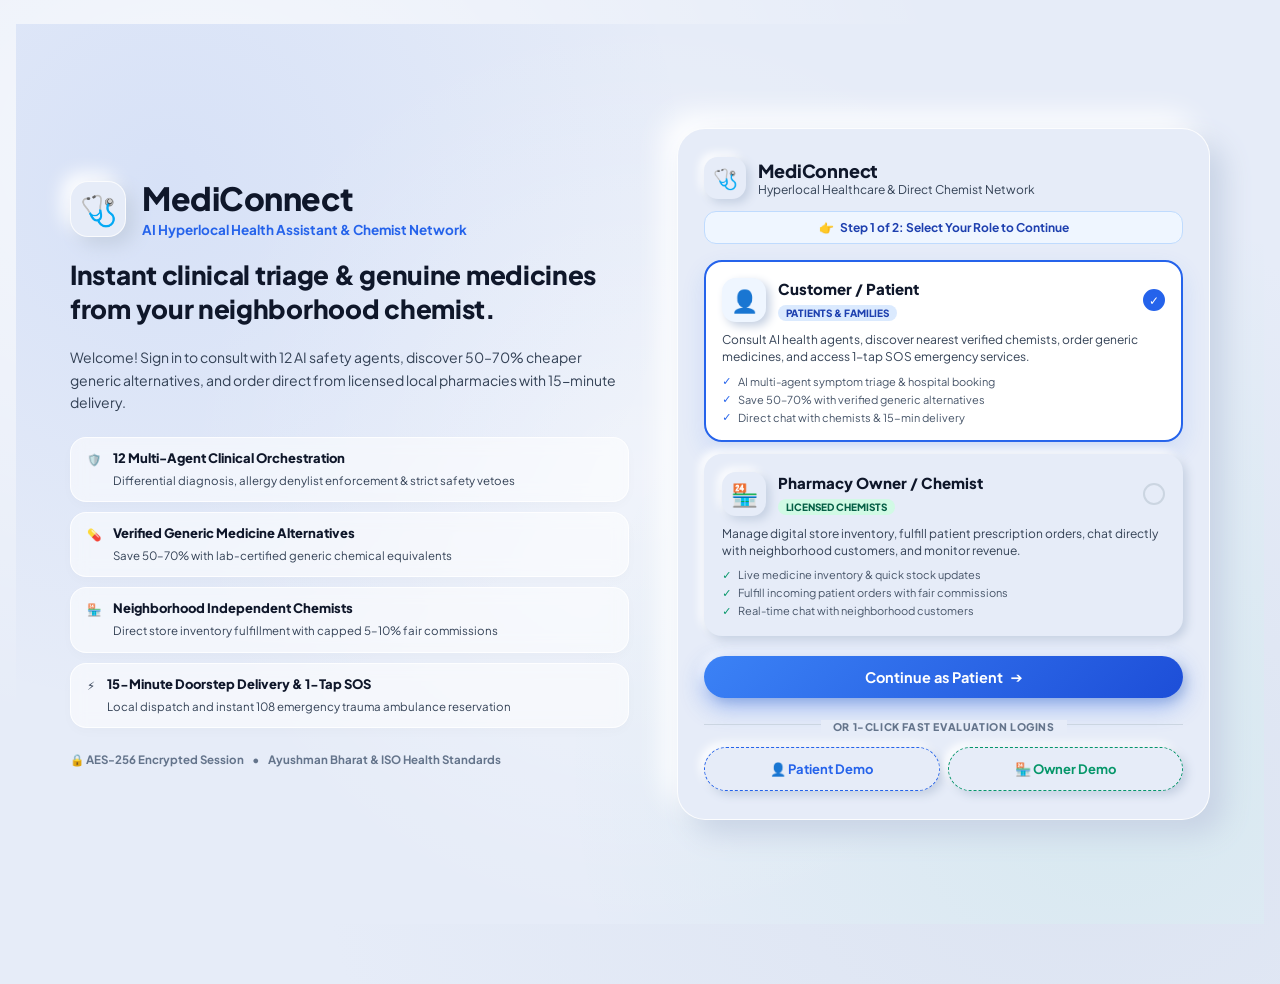
<file: index.html>
<!DOCTYPE html>
<html lang="en">
<head>
  <meta charset="UTF-8" />
  <meta name="viewport" content="width=device-width, initial-scale=1.0" />
  <meta http-equiv="Cache-Control" content="no-cache, no-store, must-revalidate" />
  <meta http-equiv="Pragma" content="no-cache" />
  <meta http-equiv="Expires" content="0" />
  <title>MediConnect — AI Hyperlocal Health Assistant & Pharmacy</title>
  <link rel="preconnect" href="https://fonts.googleapis.com">
  <link rel="preconnect" href="https://fonts.gstatic.com" crossorigin>
  <link href="https://fonts.googleapis.com/css2?family=Plus+Jakarta+Sans:wght@400;500;600;700;800&display=swap" rel="stylesheet">
  <link rel="stylesheet" href="styles.css?v=3.0" />
</head>
<body>

  <!-- ==============================================
       STANDALONE FULL-SCREEN LOGIN SCREEN
       Flow: [Open App] ➔ [Login Screen] ➔ (Success) ➔ [Dashboard]
  =============================================== -->
  <section class="login-screen-view" id="loginScreenView">
    <div class="login-screen-backdrop"></div>
    <div class="login-screen-layout">

      <!-- Left / Hero Branding Column -->
      <div class="login-hero-pane">
        <div class="login-brand-badge">
          <span class="login-brand-icon">🩺</span>
          <div>
            <h1 class="login-brand-title">MediConnect</h1>
            <p class="login-brand-sub">AI Hyperlocal Health Assistant & Chemist Network</p>
          </div>
        </div>

        <h2 class="login-hero-headline">Instant clinical triage & genuine medicines from your neighborhood chemist.</h2>
        <p class="login-hero-desc">
          Welcome! Sign in to consult with 12 AI safety agents, discover 50–70% cheaper generic alternatives, and order direct from licensed local pharmacies with 15-minute delivery.
        </p>

        <div class="login-trust-highlights">
          <div class="trust-highlight-item">
            <span class="trust-icon">🛡️</span>
            <div>
              <strong>12 Multi-Agent Clinical Orchestration</strong>
              <span>Differential diagnosis, allergy denylist enforcement & strict safety vetoes</span>
            </div>
          </div>
          <div class="trust-highlight-item">
            <span class="trust-icon">💊</span>
            <div>
              <strong>Verified Generic Medicine Alternatives</strong>
              <span>Save 50–70% with lab-certified generic chemical equivalents</span>
            </div>
          </div>
          <div class="trust-highlight-item">
            <span class="trust-icon">🏪</span>
            <div>
              <strong>Neighborhood Independent Chemists</strong>
              <span>Direct store inventory fulfillment with capped 5–10% fair commissions</span>
            </div>
          </div>
          <div class="trust-highlight-item">
            <span class="trust-icon">⚡</span>
            <div>
              <strong>15-Minute Doorstep Delivery & 1-Tap SOS</strong>
              <span>Local dispatch and instant 108 emergency trauma ambulance reservation</span>
            </div>
          </div>
        </div>

        <div class="login-security-tag">
          <span>🔒 AES-256 Encrypted Session</span>
          <span>•</span>
          <span>Ayushman Bharat & ISO Health Standards</span>
        </div>
      </div>

      <!-- Right Auth Card Form Column -->
      <div class="login-card-pane">
        <div class="login-auth-card" id="authModal">

          <div class="auth-modal-header">
            <div class="auth-modal-title-wrap">
              <div class="auth-brand-icon">🩺</div>
              <div>
                <h3 class="auth-modal-title" id="authModalMainTitle">MediConnect</h3>
                <p class="auth-modal-sub" id="authModalSubTitle">Hyperlocal Healthcare & Direct Chemist Network</p>
              </div>
            </div>
            <button class="neu-squircle-btn auth-close-btn" id="closeAuthModalBtn" title="Close" style="display: none;">✕</button>
          </div>

          <!-- ================= STEP 1: ROLE SELECTION PANEL ================= -->
          <div class="auth-step-panel" id="roleSelectionPanel">
            <div style="background: #eff6ff; border: 1px solid #bfdbfe; border-radius: 12px; padding: 8px 14px; font-size: 12px; font-weight: 700; color: #1e40af; margin-top: 12px; display: flex; align-items: center; justify-content: center; gap: 6px;">
              <span>👉</span> Step 1 of 2: Select Your Role to Continue
            </div>

            <div class="role-cards-grid">
              <!-- Customer Role Card -->
              <div class="role-card-item selected" id="roleCardCustomer" onclick="selectRole('customer')">
                <div class="role-card-top">
                  <div class="role-card-icon">👤</div>
                  <div>
                    <div class="role-card-title">Customer / Patient</div>
                    <span class="role-badge">Patients & Families</span>
                  </div>
                  <div class="role-card-radio">✓</div>
                </div>
                <div class="role-card-desc">
                  Consult AI health agents, discover nearest verified chemists, order generic medicines, and access 1-tap SOS emergency services.
                </div>
                <ul class="role-card-features">
                  <li><span style="color:#2563eb;">✓</span> AI multi-agent symptom triage & hospital booking</li>
                  <li><span style="color:#2563eb;">✓</span> Save 50–70% with verified generic alternatives</li>
                  <li><span style="color:#2563eb;">✓</span> Direct chat with chemists & 15-min delivery</li>
                </ul>
              </div>

              <!-- Pharmacy Owner Role Card -->
              <div class="role-card-item" id="roleCardOwner" onclick="selectRole('pharmacy_owner')">
                <div class="role-card-top">
                  <div class="role-card-icon">🏪</div>
                  <div>
                    <div class="role-card-title">Pharmacy Owner / Chemist</div>
                    <span class="role-badge" style="background:#d1fae5; color:#065f46;">Licensed Chemists</span>
                  </div>
                  <div class="role-card-radio"></div>
                </div>
                <div class="role-card-desc">
                  Manage digital store inventory, fulfill patient prescription orders, chat directly with neighborhood customers, and monitor revenue.
                </div>
                <ul class="role-card-features">
                  <li><span style="color:#059669;">✓</span> Live medicine inventory & quick stock updates</li>
                  <li><span style="color:#059669;">✓</span> Fulfill incoming patient orders with fair commissions</li>
                  <li><span style="color:#059669;">✓</span> Real-time chat with neighborhood customers</li>
                </ul>
              </div>
            </div>

            <button type="button" class="neu-btn-primary auth-submit-btn" id="continueWithRoleBtn" onclick="continueToCredentials();">
              <span id="continueRoleBtnText">Continue as Patient</span>
              <span>➔</span>
            </button>

            <div class="auth-divider">
              <span>OR 1-CLICK FAST EVALUATION LOGINS</span>
            </div>

            <div style="display: flex; gap: 8px;">
              <button type="button" class="neu-pill-btn fast-demo-btn" style="flex:1;" onclick="loginAsDemoCustomer();" title="Log in as demo patient">
                <span>👤 Patient Demo</span>
              </button>
              <button type="button" class="neu-pill-btn fast-demo-btn" style="flex:1; border-color:#059669; color:#059669;" onclick="loginAsDemoOwner();" title="Log in as demo pharmacy owner">
                <span>🏪 Owner Demo</span>
              </button>
            </div>
          </div>

          <!-- ================= STEP 2: CREDENTIALS PANEL (LOGIN & SIGN UP) ================= -->
          <div class="auth-step-panel" id="credentialsPanel" style="display: none;">
            <!-- Top bar: Change Role & Role Chip -->
            <div class="role-switch-header">
              <button type="button" class="btn-change-role" id="backToRoleBtn" onclick="backToRoleSelect();">
                ← Change Role
              </button>
              <div class="active-role-chip" id="currentRoleChip">
                👤 Patient
              </div>
            </div>

            <!-- Segmented Tab Switcher (Login vs Sign Up) -->
            <div class="auth-tabs-segmented">
              <button class="auth-seg-btn active" id="tabSwitchLogin" onclick="switchAuthTab('login')">Log In</button>
              <button class="auth-seg-btn" id="tabSwitchSignup" onclick="switchAuthTab('signup')">Sign Up</button>
            </div>

            <!-- LOGIN FORM PANEL -->
            <div class="auth-form-panel" id="loginFormPanel">
              <form id="loginForm" onsubmit="event.preventDefault(); submitLogin();">
                <div class="auth-input-group">
                  <label for="loginIdentifier" id="loginIdentifierLabel">Mobile Number or Email</label>
                  <div class="auth-input-wrapper">
                    <input type="text" id="loginIdentifier" class="auth-input" placeholder="+91 98765 43210 or rahul@health.in" value="rahul@health.in" required autocomplete="username" />
                    <span class="auth-input-icon">📱</span>
                  </div>
                </div>

                <div class="auth-input-group">
                  <label for="loginPassword">Password</label>
                  <div class="auth-input-wrapper">
                    <input type="password" id="loginPassword" class="auth-input" placeholder="Enter password" value="Demo123!" required autocomplete="current-password" />
                    <span class="auth-input-icon toggle-password-btn" id="toggleLoginPasswordBtn" title="Show/Hide Password">👁️</span>
                  </div>
                </div>

                <!-- FORGOT PASSWORD LINK -->
                <div class="forgot-pass-wrapper">
                  <button type="button" class="forgot-pass-btn" id="forgotPasswordBtn" onclick="openForgotPassword();">
                    Forgot Password?
                  </button>
                </div>

                <button type="submit" class="neu-btn-primary auth-submit-btn" id="doLoginBtn">
                  <span id="doLoginBtnText">Log In as Patient</span>
                  <span>➔</span>
                </button>
              </form>

              <div class="auth-divider">
                <span>OR QUICK ACCESS</span>
              </div>

              <div style="display: flex; gap: 8px;">
                <button type="button" class="neu-pill-btn fast-demo-btn" style="flex:1;" onclick="loginAsDemoCustomer();">
                  <span>👤 Patient Demo</span>
                </button>
                <button type="button" class="neu-pill-btn fast-demo-btn" style="flex:1; border-color:#059669; color:#059669;" onclick="loginAsDemoOwner();">
                  <span>🏪 Owner Demo</span>
                </button>
              </div>

              <p class="auth-switch-prompt">
                Don't have an account? <a href="javascript:void(0)" onclick="switchAuthTab('signup')">Create new account</a>
              </p>
            </div>

            <!-- SIGN UP FORM PANEL -->
            <div class="auth-form-panel" id="signupFormPanel" style="display: none;">
              <form id="signupForm" onsubmit="event.preventDefault(); submitSignup();">
                <div class="auth-input-group">
                  <label for="signupName">Full Name *</label>
                  <div class="auth-input-wrapper">
                    <input type="text" id="signupName" class="auth-input" placeholder="e.g. Ramesh Gupta" required />
                    <span class="auth-input-icon">👤</span>
                  </div>
                </div>

                <div class="auth-input-row">
                  <div class="auth-input-group">
                    <label for="signupContact">Mobile Number *</label>
                    <div class="auth-input-wrapper">
                      <input type="tel" id="signupContact" class="auth-input" placeholder="+91 98101 23456" required />
                      <span class="auth-input-icon">📞</span>
                    </div>
                  </div>

                  <div class="auth-input-group">
                    <label for="signupEmail">Registered Email Address</label>
                    <div class="auth-input-wrapper">
                      <input type="email" id="signupEmail" class="auth-input" placeholder="user@health.in" />
                      <span class="auth-input-icon">✉️</span>
                    </div>
                  </div>
                </div>

                <div class="auth-input-group" id="signupStoreNameGroup" style="display: none;">
                  <label for="signupStoreName">Pharmacy / Medical Store Name</label>
                  <div class="auth-input-wrapper">
                    <input type="text" id="signupStoreName" class="auth-input" placeholder="e.g. Sanjeevani Local Chemist" />
                    <span class="auth-input-icon">🏪</span>
                  </div>
                </div>

                <div class="auth-input-group">
                  <label for="signupPassword">Password *</label>
                  <div class="auth-input-wrapper">
                    <input type="password" id="signupPassword" class="auth-input" placeholder="Min 4 characters" required autocomplete="new-password" />
                    <span class="auth-input-icon toggle-password-btn" id="toggleSignupPasswordBtn" title="Show/Hide Password">👁️</span>
                  </div>
                </div>

                <div class="auth-input-group">
                  <label for="signupAddress">Address</label>
                  <div class="auth-input-wrapper">
                    <input type="text" id="signupAddress" class="auth-input" placeholder="Flat / House, Sector / Market" value="Sector 15, Gurgaon" />
                    <span class="auth-input-icon">📍</span>
                  </div>
                </div>

                <div class="auth-input-row" id="signupPatientFields">
                  <div class="auth-input-group">
                    <label for="signupAllergies">Allergies (comma-separated)</label>
                    <div class="auth-input-wrapper">
                      <input type="text" id="signupAllergies" class="auth-input" placeholder="e.g. Aspirin, Penicillin" />
                      <span class="auth-input-icon">🛡️</span>
                    </div>
                  </div>

                  <div class="auth-input-group">
                    <label for="signupLimit">Auto-Pay Limit (₹)</label>
                    <div class="auth-input-wrapper">
                      <input type="number" id="signupLimit" class="auth-input" placeholder="1500" value="1500" min="100" />
                      <span class="auth-input-icon">🔒</span>
                    </div>
                  </div>
                </div>

                <button type="submit" class="neu-btn-primary auth-submit-btn" id="doSignupBtn">
                  <span>Register & Launch</span>
                  <span>➔</span>
                </button>
              </form>

              <p class="auth-switch-prompt">
                Already registered? <a href="javascript:void(0)" onclick="switchAuthTab('login')">Log in to existing account</a>
              </p>
            </div>
          </div>

          <!-- ================= STEP 3A: FORGOT PASSWORD - ENTER EMAIL ================= -->
          <div class="auth-step-panel" id="forgotEmailPanel" style="display: none;">
            <button type="button" class="btn-change-role" style="margin-bottom: 12px;" onclick="backToCredentials();">
              ← Back to Sign In
            </button>

            <div style="text-align: center; margin-bottom: 16px;">
              <div style="font-size: 36px; margin-bottom: 8px;">🔐</div>
              <h4 style="font-size: 18px; font-weight: 800; color: var(--text-title); margin: 0 0 6px;">Reset Your Password</h4>
              <p style="font-size: 13px; color: var(--text-sub); line-height: 1.4; margin: 0;">
                Enter your registered email ID. We will dispatch a 6-digit verification code to that email.
              </p>
            </div>

            <form onsubmit="event.preventDefault(); submitSendResetCode();">
              <div class="auth-input-group">
                <label for="forgotEmailInput">Registered Email Address</label>
                <div class="auth-input-wrapper">
                  <input type="email" id="forgotEmailInput" class="auth-input" placeholder="rahul@health.in or owner@sanjeevani.in" required />
                  <span class="auth-input-icon">✉️</span>
                </div>
              </div>

              <button type="submit" class="neu-btn-primary auth-submit-btn" id="sendResetCodeBtn" style="margin-top: 14px;">
                <span>Send Verification Code</span>
                <span>➔</span>
              </button>
            </form>

            <div style="margin-top: 16px; background: #eff6ff; border: 1px solid #bfdbfe; border-radius: 12px; padding: 10px 14px; font-size: 11.5px; color: #1e40af; line-height: 1.4;">
              <strong>Sample registered emails for testing:</strong><br/>
              • Patient: <code>rahul@health.in</code><br/>
              • Pharmacy Owner: <code>owner@sanjeevani.in</code>
            </div>
          </div>

          <!-- ================= STEP 3B: FORGOT PASSWORD - ENTER CODE & NEW PASSWORD ================= -->
          <div class="auth-step-panel" id="forgotCodePanel" style="display: none;">
            <button type="button" class="btn-change-role" style="margin-bottom: 12px;" onclick="backToForgotEmail();">
              ← Change Email
            </button>

            <div style="text-align: center; margin-bottom: 14px;">
              <div style="font-size: 36px; margin-bottom: 6px;">📨</div>
              <h4 style="font-size: 18px; font-weight: 800; color: var(--text-title); margin: 0 0 4px;">Enter Verification Code</h4>
              <p style="font-size: 12.5px; color: var(--text-sub); line-height: 1.4; margin: 0;">
                Code sent to <strong id="sentCodeEmailLabel" style="color: var(--text-title);"></strong>
              </p>
            </div>

            <!-- Dev Code Preview Banner for Instant Local Testing -->
            <div class="dev-code-banner" id="devCodeBanner" style="display: none;">
              <div>
                <span>Code received: </span>
                <strong id="devCodeValue">123456</strong>
              </div>
              <button type="button" class="btn-autofill-code" onclick="autofillResetCode();">Auto-Fill</button>
            </div>

            <form onsubmit="event.preventDefault(); submitConfirmPasswordReset();">
              <div class="auth-input-group">
                <label for="resetCodeInput">6-Digit Verification Code</label>
                <div class="auth-input-wrapper">
                  <input type="text" id="resetCodeInput" class="auth-input code-input-box" placeholder="123456" maxlength="6" required />
                  <span class="auth-input-icon">🔑</span>
                </div>
              </div>

              <div class="auth-input-group">
                <label for="resetNewPassword">New Password</label>
                <div class="auth-input-wrapper">
                  <input type="password" id="resetNewPassword" class="auth-input" placeholder="Enter new password (min 4 chars)" required />
                  <span class="auth-input-icon toggle-password-btn" id="toggleResetNewPassBtn" title="Show/Hide">👁️</span>
                </div>
              </div>

              <div class="auth-input-group">
                <label for="resetConfirmPassword">Confirm New Password</label>
                <div class="auth-input-wrapper">
                  <input type="password" id="resetConfirmPassword" class="auth-input" placeholder="Re-enter new password" required />
                  <span class="auth-input-icon toggle-password-btn" id="toggleResetConfirmPassBtn" title="Show/Hide">👁️</span>
                </div>
              </div>

              <button type="submit" class="neu-btn-primary auth-submit-btn" id="confirmResetBtn" style="margin-top: 14px; background: #059669; box-shadow: 0 8px 20px rgba(5, 150, 105, 0.3);">
                <span>Verify Code & Reset Password</span>
                <span>➔</span>
              </button>
            </form>

            <div style="text-align: center; margin-top: 12px;">
              <button type="button" style="background: none; border: none; font-size: 12px; color: var(--accent-blue-1); font-weight: 700; cursor: pointer;" onclick="submitSendResetCode();">
                Resend Verification Code
              </button>
            </div>
          </div>

        </div>
      </div>

    </div>
  </section>

  <!-- ==============================================
       MAIN APPLICATION DASHBOARD (REVEALED UPON SUCCESSFUL LOGIN)
  =============================================== -->
  <main class="app-container" id="dashboardAppView" style="display: none;">
    
    <!-- TOP SYSTEM BRAND BAR WITH SQUIRCLE NAVIGATION & SAFETY GUARD TOGGLE -->
    <header class="brand-header">
      <div class="brand-identity">
        <div class="brand-icon-box">🩺</div>
        <div class="brand-title-wrap">
          <h1>MediConnect</h1>
          <p>AI Hyperlocal Health Assistant & Pharmacy</p>
        </div>
      </div>

      <!-- Top Squircle Navigation (Triage, Pharmacies, Orders, Health Card, Emergency) -->
      <nav class="top-squircle-nav" aria-label="Main Navigation">
        <button class="neu-squircle-btn active" id="tabNavHealth" title="AI Health Triage & Consult">
          <svg viewBox="0 0 24 24"><path d="M10.5 13H8v-3h2.5V7.5h3V10H16v3h-2.5v2.5h-3V13zM12 2C6.48 2 2 6.48 2 12s4.48 10 10 10 10-4.48 10-10S17.52 2 12 2zm0 18c-4.41 0-8-3.59-8-8s3.59-8 8-8 8 3.59 8 8-3.59 8-8 8z"/></svg>
          <span>Triage</span>
        </button>
        <button class="neu-squircle-btn" id="tabNavStores" title="Local Medical Stores">
          <svg viewBox="0 0 24 24"><path d="M4 4h16a2 2 0 0 1 2 2v2a2 2 0 0 1-2 2H4a2 2 0 0 1-2-2V6a2 2 0 0 1 2-2zm0 8v8a2 2 0 0 0 2 2h12a2 2 0 0 0 2-2v-8H4zm7 2h2v2h2v2h-2v2h-2v-2H9v-2h2v-2z"/></svg>
          <span>Pharmacies</span>
        </button>
        <button class="neu-squircle-btn" id="tabNavOrders" title="My Orders & Appointments">
          <svg viewBox="0 0 24 24"><path d="M19 3H5c-1.1 0-2 .9-2 2v14c0 1.1.9 2 2 2h14c1.1 0 2-.9 2-2V5c0-1.1-.9-2-2-2zm-2 10H7v-2h10v2zm0-4H7V7h10v2zm-4 8H7v-2h6v2z"/></svg>
          <span>Orders</span>
        </button>
        <button class="neu-squircle-btn" id="tabNavCard" title="My Safe Health Card">
          <svg viewBox="0 0 24 24"><path d="M12 1L3 5v6c0 5.55 3.84 10.74 9 12 5.16-1.26 9-6.45 9-12V5l-9-4zm-1 6h2v2h-2V7zm0 4h2v6h-2v-6z"/></svg>
          <span>Health Card</span>
        </button>
        <button class="neu-squircle-btn emergency-nav-btn" id="tabNavEmergency" title="Emergency Ambulance SOS">
          <svg viewBox="0 0 24 24"><path d="M12 2C6.48 2 2 6.48 2 12s4.48 10 10 10 10-4.48 10-10S17.52 2 12 2zm1 15h-2v-2h2v2zm0-4h-2V7h2v6z"/></svg>
          <span>SOS</span>
        </button>
      </nav>

      <!-- Right Header Actions: Guard Toggle, User Account (Profile/Sign Out), Emergency SOS -->
      <div class="brand-header-actions">
        <div class="neu-toggle-wrapper" title="Toggle AI Safety Guardrails Mode">
          <span class="neu-toggle-label">Guard</span>
          <div class="neu-toggle active" id="systemToggleBtn">
            <div class="neu-toggle-track">
              <span class="neu-toggle-text off-text">OFF</span>
              <span class="neu-toggle-text on-text">ON</span>
            </div>
            <div class="neu-toggle-knob">
              <span></span>
              <span></span>
              <span></span>
            </div>
          </div>
        </div>

        <!-- User Profile Pill Button -->
        <button class="neu-pill-btn user-account-pill" id="userAccountBtn" title="Account Details & Profile">
          <span class="account-avatar-icon" id="headerAvatarIcon">👤</span>
          <span id="headerAccountLabel" style="font-weight: 700;">Account</span>
        </button>

        <!-- Direct Sign Out Button in Header -->
        <button class="neu-pill-btn logout-top-btn" id="headerLogoutBtn" title="Sign Out & Return to Login Screen">
          <span style="font-size: 14px;">🚪</span>
          <span style="font-weight: 700; color: var(--text-sub);">Sign Out</span>
        </button>

        <!-- Emergency SOS Button -->
        <button class="neu-pill-btn sos-top-btn" id="sosHeaderBtn" title="Call Emergency Ambulance">
          <span style="font-size: 16px;">🚨</span>
          <span style="color: var(--status-danger); font-weight: 800;">Emergency</span>
        </button>
      </div>
    </header>

    <!-- LIVE ORDER TRACKER BANNER (Shows when medicine is ordered) -->
    <div class="live-order-tracker" id="liveOrderTracker" style="display: none;">
      <div class="tracker-header">
        <div style="display: flex; align-items: center; gap: 8px;">
          <div class="live-pulse-dot"></div>
          <strong style="color: var(--text-title); font-size: 15px;">Medicine Out for Delivery (~15 mins)</strong>
        </div>
        <button class="neu-squircle-btn" id="closeTrackerBtn" style="width: 32px; height: 32px; border-radius: 10px; font-size: 13px;">✕</button>
      </div>
      <div style="display: flex; justify-content: space-between; align-items: baseline;">
        <div>
          <span id="trackerMedName" style="font-size: 15px; font-weight: 800; color: var(--text-title);">Paracetamol 500mg</span>
          <span id="trackerShopName" style="font-size: 12px; color: var(--text-muted); margin-left: 6px;">from Sanjeevani Chemist</span>
        </div>
        <span id="trackerAmount" style="font-size: 14px; font-weight: 800; color: var(--status-green);">₹18 Paid</span>
      </div>
      <div class="tracker-progress-bar">
        <div class="progress-fill"></div>
      </div>
      <div class="tracker-steps">
        <span>✓ Ordered</span>
        <span class="active">● Packed</span>
        <span>🛵 Delivery</span>
      </div>
      <button class="neu-btn-primary" id="callRunnerBtn" style="padding: 10px 18px; font-size: 13px;">
        📞 Call Chemist (+91 98101 23456)
      </button>
    </div>

    <!-- PATIENT PROFILE & SAFETY SHIELD BADGE -->
    <div class="neu-patient-banner">
      <div class="patient-info">
        <div class="patient-avatar">👤</div>
        <div>
          <div style="display: flex; align-items: center; gap: 8px; flex-wrap: wrap;">
            <h3 class="patient-name" id="headerUserName">Rahul Sharma</h3>
            <button class="neu-badge-btn" id="openProfileBtn" title="View & Edit My Account Details">👤 View Profile</button>
            <button class="neu-badge-btn" id="switchUserBtn" title="Switch or Log into another account">Switch Account</button>
          </div>
          <div class="patient-loc-row" style="display: flex; align-items: center; gap: 8px; margin-top: 4px; flex-wrap: wrap;">
            <p class="patient-subtext" id="headerUserSubtext" style="margin: 0;">📍 Sector 15, Gurgaon</p>
            <button class="location-change-link" id="openLocationModalBtn" title="Auto-Detect via GPS/Maps or Enter Address Manually">Change Location ▾</button>
          </div>
        </div>
      </div>
      <div class="patient-meta-badges">
        <div class="allergy-shield-pill" id="headerAllergyShield" title="Encrypted allergy guardrail active">
          🛡️ Guard: Aspirin Blocked
        </div>
        <div class="spending-cap-pill" id="headerSpendingCap" title="Server-side payment limit protection">
          🔒 Auto-Pay Cap: ₹1,500
        </div>
        <button class="neu-pill-btn logout-mini-btn" id="logoutBtn" title="Log out of current patient session">
          🚪 Logout
        </button>
      </div>
    </div>

    <!-- ==========================================================
         PHARMACY OWNER DASHBOARD (Shown when role == pharmacy_owner)
    ========================================================== -->
    <section class="neu-card owner-dashboard-view" id="ownerDashboardSection" style="display: none;">
      <div class="owner-dashboard-header">
        <div>
          <div style="display: flex; align-items: center; gap: 8px;">
            <span style="font-size: 24px;">🏪</span>
            <h2 style="font-size: 20px; font-weight: 900; color: #0f172a; margin: 0;" id="ownerStoreTitle">Sanjeevani Local Chemist</h2>
            <span style="background: #d1fae5; color: #065f46; font-size: 11px; font-weight: 800; padding: 2px 8px; border-radius: 9999px;">LICENSED CHEMIST</span>
          </div>
          <p style="font-size: 13px; color: #64748b; margin: 4px 0 0;" id="ownerStoreSubtitle">Shop #4, Sector 15 Market, Gurgaon • Partner Store</p>
        </div>
        <div style="display: flex; gap: 8px;">
          <button class="neu-pill-btn" onclick="switchToPatientMode();" style="font-size: 12px; font-weight: 700;">
            <span>🔄 Switch to Patient View</span>
          </button>
          <button class="neu-pill-btn" onclick="logoutUser();" style="font-size: 12px; font-weight: 700; color: #dc2626;">
            <span>🚪 Sign Out</span>
          </button>
        </div>
      </div>

      <!-- Key Metrics Row -->
      <div class="owner-metrics-row">
        <div class="owner-metric-card">
          <h4>📦 Medicine Catalog</h4>
          <div class="metric-val" id="ownerStockCount">68 Items</div>
          <span style="font-size: 11px; color: #059669; font-weight: 600;">✓ In-stock & Active</span>
        </div>
        <div class="owner-metric-card">
          <h4>🚚 Pending Orders</h4>
          <div class="metric-val" id="ownerPendingOrdersCount">1 Active</div>
          <span style="font-size: 11px; color: #2563eb; font-weight: 600;">⚡ 15-min delivery target</span>
        </div>
        <div class="owner-metric-card">
          <h4>💰 Today's Revenue</h4>
          <div class="metric-val">₹4,280</div>
          <span style="font-size: 11px; color: #059669; font-weight: 600;">Commission capped at 6.5%</span>
        </div>
      </div>

      <!-- Quick Inventory Stock Adjuster -->
      <div style="background: #f8fafc; border: 1px solid #e2e8f0; border-radius: 18px; padding: 18px; margin-bottom: 20px;">
        <div style="display: flex; justify-content: space-between; align-items: center; margin-bottom: 12px;">
          <h3 style="font-size: 15px; font-weight: 800; color: #0f172a; margin: 0;">⚡ Fast Inventory Stock Adjuster</h3>
          <span style="font-size: 12px; color: #64748b;">Live updates sync directly to AI Triage</span>
        </div>
        <div id="ownerInventoryList" style="display: flex; flex-direction: column; gap: 8px;">
          <!-- Dynamically populated stock items -->
        </div>
      </div>

      <!-- Owner Immediate Emergency SOS & Nearest Hospital ER Booking Card -->
      <div class="owner-emergency-banner-box" id="ownerEmergencyBannerBox">
        <div class="owner-emergency-content">
          <div style="display: flex; align-items: center; gap: 12px;">
            <span style="font-size: 32px;">🚨</span>
            <div>
              <h3 style="font-size: 16px; font-weight: 800; color: #991b1b; margin: 0;">Owner Immediate Emergency Assistance & Hospital ER Pass</h3>
              <p style="font-size: 12.5px; color: #7f1d1d; margin: 3px 0 0;">If having a medical emergency at your shop, call ambulance (108) immediately to your store & auto-book trauma ER admission at nearest hospital.</p>
            </div>
          </div>
          <button class="owner-sos-btn" id="ownerEmergencyBtn" onclick="triggerAmbulanceSOS();" title="Dispatch ambulance (108) to your shop and auto-book nearest hospital ER">
            <span>🚨 Call Ambulance (108) & Book ER</span>
          </button>
        </div>
      </div>
    </section>

    <!-- ==============================================
         INTERACTIVE WORKSPACE PANELS (TRIAGE, SHOPS, HEALTH CARD, EMERGENCY)
    =============================================== -->
    <section class="triage-workspace">

      <!-- View 1: Health Check / Triage (Default) -->
      <div class="tab-view active" id="viewHealthCheck">
        
        <!-- Voice & Quick Symptom Input Console -->
        <div class="neu-card voice-triage-panel">
          <div class="voice-panel-content">
            <h3 class="voice-title">Where does it hurt? (क्या तकलीफ है?)</h3>
            <p class="voice-desc">Tap the 3D microphone to speak naturally, or pick a common health problem below:</p>
            
            <button class="neu-mic-button" id="voiceRecordBtn" title="Press and speak your symptoms">
              <span class="mic-icon">🎙️</span>
              <span class="mic-label" id="micStatusText">Speak Symptoms</span>
            </button>
          </div>

          <!-- 1-Tap Problem Chips -->
          <div class="problem-chips-grid">
            <button class="problem-chip-btn" id="presetAllergy">
              <div class="prob-emoji">🤕</div>
              <div class="prob-text">
                <strong>Headache / Body Pain</strong>
                <span>Aspirin-safe pain relief</span>
              </div>
            </button>
            
            <button class="problem-chip-btn" id="presetCold">
              <div class="prob-emoji">🤧</div>
              <div class="prob-text">
                <strong>Cold & Sore Throat</strong>
                <span>Warm remedies & steam</span>
              </div>
            </button>
            
            <button class="problem-chip-btn" id="presetAcidity">
              <div class="prob-emoji">🤢</div>
              <div class="prob-text">
                <strong>Stomach Gas & Acidity</strong>
                <span>Instant antacid relief</span>
              </div>
            </button>
            
            <button class="problem-chip-btn emergency-preset" id="presetEmergency">
              <div class="prob-emoji">🚨</div>
              <div class="prob-text">
                <strong style="color: var(--status-danger);">Severe Chest Pain</strong>
                <span>Immediate Ambulance SOS</span>
              </div>
            </button>
          </div>
        </div>

        <!-- Reassuring Progress Bar -->
        <div class="friendly-progress" id="friendlyProgress" style="display: none;">
          <div class="spinner-dot"></div>
          <span id="friendlyProgressText">Reviewing symptoms against safe health records...</span>
        </div>

        <!-- Conversation & Triage Chat Stream -->
        <div class="chat-stream" id="chatStream"></div>

        <!-- Doctor Advice & Medicine Card -->
        <div class="doctor-advice-card" id="doctorAdviceCard" style="display: none;"></div>

        <!-- Nearby Chemist Recommendations -->
        <div class="chemist-shops-box" id="chemistShopsBox" style="display: none;">
          <div class="box-header">
            <h3>🏪 Trusted Nearby Medical Stores</h3>
            <span class="comfort-badge">Best Local Prices</span>
          </div>
          <p style="font-size: 13px; color: var(--text-sub);">Chemists with confirmed stock near Sector 15:</p>
          <div class="chemist-list" id="chemistList"></div>
        </div>

        <!-- Interactive Typing Input Bar -->
        <footer class="neu-chat-bar" id="inputFooterBar" style="margin-top: 14px;">
          <input 
            type="text" 
            id="symptomInput" 
            class="neu-chat-input" 
            placeholder="Describe health issue: e.g., 'I have a headache since morning'..." 
            aria-label="Describe health issue"
          />
          <button class="neu-send-btn" id="sendBtn" title="Ask Assistant">
            <span>Consult AI</span>
            <span>➔</span>
          </button>
        </footer>

      </div>

      <!-- View 2: Nearby Medical Stores Tab -->
      <div class="tab-view" id="viewStores" style="display: none;">
        <div class="neu-card">
          <h2 style="font-size: 20px; color: var(--text-title); margin-bottom: 4px; font-weight: 800;">🏪 Verified Neighborhood Chemists</h2>
          <p style="font-size: 13.5px; color: var(--text-sub); margin-bottom: 20px;">Order genuine generic medicines with verified stock, 5–10% capped commissions, and direct chemist chat.</p>
          
          <div class="neu-chat-bar" style="margin-bottom: 20px;">
            <input type="text" id="storeSearchInput" class="neu-chat-input" placeholder="Search medicine (e.g. Paracetamol, Cetirizine, Omeprazole)..." />
            <button class="neu-send-btn" id="storeSearchBtn">Search Stores</button>
          </div>

          <div class="chemist-list" id="fullChemistList"></div>
        </div>
      </div>

      <!-- View: Orders & Booked Appointments Tab -->
      <div class="tab-view" id="viewOrders" style="display: none;">
        <div class="neu-card">
          <div style="display: flex; justify-content: space-between; align-items: center; margin-bottom: 20px; flex-wrap: wrap; gap: 12px;">
            <div>
              <h2 style="font-size: 20px; color: var(--text-title); margin-bottom: 4px; font-weight: 800;">📦 Orders & Booked Appointments</h2>
              <p style="font-size: 13.5px; color: var(--text-sub);">Track your previous ordered medicines and booked hospital ER admission passes.</p>
            </div>
            <button class="neu-pill-btn" id="refreshOrdersBtn" style="padding: 8px 18px; font-size: 13px;">
              🔄 Refresh List
            </button>
          </div>

          <!-- Segmented Filter between Medicines and Appointments -->
          <div class="orders-segmented-switch">
            <button class="orders-seg-btn active" id="ordersTabMedsBtn">
              <span>📦 Ordered Medicines (<strong id="ordersCountBadge">0</strong>)</span>
            </button>
            <button class="orders-seg-btn" id="ordersTabApptsBtn">
              <span>🏥 Booked Appointments (<strong id="apptsCountBadge">0</strong>)</span>
            </button>
          </div>

          <!-- Section 1: Previous Ordered Medicines -->
          <div id="panelOrderedMeds" class="orders-panel">
            <div id="userOrdersList" class="orders-list-grid">
              <div style="color: var(--text-sub); padding: 20px; text-align: center;">Loading your orders...</div>
            </div>
          </div>

          <!-- Section 2: Booked Hospital Appointments -->
          <div id="panelBookedAppts" class="orders-panel" style="display: none;">
            <div id="userAppointmentsList" class="appointments-list-grid">
              <div style="color: var(--text-sub); padding: 20px; text-align: center;">Loading your appointments...</div>
            </div>
          </div>
        </div>
      </div>

      <!-- View 3: My Health Card Tab -->
      <div class="tab-view" id="viewHealthCard" style="display: none;">
        <div class="neu-card">
          <div style="display: flex; justify-content: space-between; align-items: center; margin-bottom: 16px; flex-wrap: wrap; gap: 10px;">
            <div>
              <h2 style="font-size: 20px; color: var(--text-title); margin-bottom: 4px; font-weight: 800;">📋 Safe Health Profile & Guardrails</h2>
              <p style="font-size: 13.5px; color: var(--text-sub);">AES-256 encrypted medical records, allergy denylist, and server-side payment protection limit.</p>
            </div>
            <button class="neu-pill-btn" id="healthCardAuthActionBtn" style="padding: 6px 16px; font-size: 13px;">
              👤 Switch User / Login
            </button>
          </div>
          
          <div class="health-card-container" id="healthCardDetails"></div>
        </div>
      </div>

      <!-- View 4: Emergency Tab -->
      <div class="tab-view" id="viewEmergency" style="display: none;">
        <div class="emergency-full-card">
          <div class="big-sos-icon">🚨</div>
          <h2 style="color: var(--text-title); font-size: 24px; font-weight: 800;">Immediate Emergency Ambulance SOS</h2>
          <p style="font-size: 14.5px; color: var(--text-sub); max-width: 520px; line-height: 1.6;">
            Pressing the button below instantly notifies the nearest ambulance, auto-reserves a trauma ER bay token at the closest hospital, and broadcasts your live GPS coordinates to family.
          </p>
          
          <button class="emergency-main-trigger" id="emergencyDirectBtn">
            DISPATCH AMBULANCE NOW
          </button>

          <div class="emergency-dispatched-box" id="emergencyDispatchedBox" style="display: none; width: 100%; max-width: 460px;">
            <div class="auto-book-pill">AMBULANCE DISPATCHED</div>
            <p style="margin-top: 4px;">Ambulance Booking: <strong id="sosBookingId">AMB-7821</strong> (~7 mins arrival)</p>
          </div>
        </div>
      </div>

    </section>
  </main>


  <!-- Big Clear SOS Confirmation Modal -->
  <div class="easy-modal" id="sosModal" style="display: none;">
    <div class="easy-modal-content">
      <div style="font-size: 44px;">🚨</div>
      <h2 style="color: var(--text-title); font-size: 20px; font-weight: 800;">Do you need an Ambulance?</h2>
      <p style="font-size: 14px; color: var(--text-sub); line-height: 1.5;">
        We will immediately dispatch the nearest available ambulance to Sector 15 and reserve an emergency ER bay.
      </p>
      
      <div class="modal-btn-row">
        <button class="btn-back" id="cancelSosBtn">Cancel</button>
        <button class="btn-confirm-sos" id="confirmSosBtn">YES, DISPATCH NOW</button>
      </div>
    </div>
  </div>

  <!-- ==============================================
       LOCATION SELECTOR MODAL (GPS / GOOGLE MAPS & MANUAL ENTRY)
  =============================================== -->
  <div class="easy-modal" id="locationModal" style="display: none;">
    <div class="easy-modal-content location-modal-card">
      <div class="auth-modal-header">
        <div class="auth-modal-title-wrap">
          <div class="auth-brand-icon">📍</div>
          <div>
            <h3 class="auth-modal-title">Select Location</h3>
            <p class="auth-modal-sub">For medicine delivery and hospital discovery</p>
          </div>
        </div>
        <button class="neu-squircle-btn auth-close-btn" id="closeLocationModalBtn" title="Close">✕</button>
      </div>

      <div class="location-modal-body">
        <!-- Option 1: Auto GPS / Maps Detection -->
        <div class="location-option-card">
          <div class="loc-opt-header">
            <span class="loc-opt-icon">🛰️</span>
            <div>
              <strong style="color: var(--text-title); font-size: 15px;">Auto-Detect Current Location</strong>
              <p style="font-size: 12.5px; color: var(--text-sub);">Use GPS & Geolocation to pinpoint your exact coordinates</p>
            </div>
          </div>
          <button class="neu-btn-primary" id="btnAutoDetectGps" style="width: 100%; padding: 12px; font-size: 13.5px; margin-top: 10px;">
            <span>📍 Detect My Location via GPS</span>
          </button>
          <div id="gpsDetectStatus" class="gps-status-msg" style="display: none;"></div>
        </div>

        <div class="auth-divider" style="margin: 18px 0;">
          <span>OR ENTER MANUALLY</span>
        </div>

        <!-- Option 2: Manual Location Entry -->
        <form id="manualLocationForm" onsubmit="event.preventDefault(); saveManualLocation();">
          <div class="auth-input-group" style="margin-bottom: 12px;">
            <label for="manualAddressInput">Delivery Address / Street / Society</label>
            <div class="auth-input-wrapper">
              <input type="text" id="manualAddressInput" class="auth-input" placeholder="e.g. Flat 302, Palm Heights, Sector 15" required />
              <span class="auth-input-icon">🏠</span>
            </div>
          </div>

          <div class="auth-input-row" style="margin-bottom: 16px;">
            <div class="auth-input-group">
              <label for="manualCityInput">City / Sector</label>
              <div class="auth-input-wrapper">
                <input type="text" id="manualCityInput" class="auth-input" placeholder="Gurgaon" value="Gurgaon" />
                <span class="auth-input-icon">🏙️</span>
              </div>
            </div>
            <div class="auth-input-group">
              <label for="manualPincodeInput">PIN Code</label>
              <div class="auth-input-wrapper">
                <input type="text" id="manualPincodeInput" class="auth-input" placeholder="122001" value="122001" />
                <span class="auth-input-icon">📮</span>
              </div>
            </div>
          </div>

          <button type="submit" class="neu-btn-primary" id="btnSaveManualLocation" style="width: 100%; padding: 12px; font-size: 14px;">
            <span>Save Delivery Location</span>
            <span>➔</span>
          </button>
        </form>
      </div>
    </div>
  </div>

  <!-- ==============================================
       PATIENT PROFILE MODAL (ALL ACCOUNT CREATION DETAILS)
  =============================================== -->
  <div class="easy-modal" id="profileModal" style="display: none;">
    <div class="easy-modal-content profile-modal-card">
      <div class="auth-modal-header">
        <div class="auth-modal-title-wrap">
          <div class="auth-brand-icon">👤</div>
          <div>
            <h3 class="auth-modal-title">Patient Profile</h3>
            <p class="auth-modal-sub">Details entered when your account was created</p>
          </div>
        </div>
        <button class="neu-squircle-btn auth-close-btn" id="closeProfileModalBtn" title="Close">✕</button>
      </div>

      <div class="profile-modal-body">
        <!-- View Mode: Readonly details -->
        <div class="profile-view-card" id="profileViewCard">
          <div class="profile-field-row">
            <span class="prof-label">Full Name</span>
            <strong class="prof-value" id="profileViewName">Loading...</strong>
          </div>
          <div class="profile-field-row">
            <span class="prof-label">Mobile Number</span>
            <strong class="prof-value" id="profileViewPhone">Loading...</strong>
          </div>
          <div class="profile-field-row">
            <span class="prof-label">Email Address</span>
            <strong class="prof-value" id="profileViewEmail">Loading...</strong>
          </div>
          <div class="profile-field-row">
            <span class="prof-label">Registered Delivery Address</span>
            <strong class="prof-value" id="profileViewAddress">Loading...</strong>
          </div>
          <div class="profile-field-row">
            <span class="prof-label">GPS Coordinates</span>
            <strong class="prof-value" id="profileViewCoords" style="font-family: monospace; font-size: 13px;">28.6139° N, 77.2090° E</strong>
          </div>
          <div class="profile-field-row">
            <span class="prof-label">Encrypted Allergies (At Rest)</span>
            <div id="profileViewAllergies" class="prof-allergies-box">
              <span class="prof-allergy-tag">🛡️ Aspirin Blocked</span>
            </div>
          </div>
          <div class="profile-field-row">
            <span class="prof-label">Auto-Pay Spending Cap</span>
            <strong class="prof-value" id="profileViewLimit" style="color: var(--status-green);">₹1,500 per transaction</strong>
          </div>
          <div class="profile-field-row">
            <span class="prof-label">Emergency SOS Contacts</span>
            <div id="profileViewContacts" class="prof-contacts-box">
              <span class="prof-contact-tag">📞 Primary Emergency Alert</span>
            </div>
          </div>
          <div class="profile-field-row">
            <span class="prof-label">Account Created</span>
            <span class="prof-value" id="profileViewCreatedAt" style="font-size: 12px; color: var(--text-sub);">Active</span>
          </div>

          <div style="display: flex; gap: 12px; margin-top: 20px;">
            <button class="neu-btn-primary" id="btnToggleEditProfile" style="flex: 1; padding: 12px; font-size: 13.5px;">
              ✏️ Edit Profile Details
            </button>
          </div>
        </div>

        <!-- Edit Mode: Update Details Form -->
        <form id="profileEditForm" style="display: none;" onsubmit="event.preventDefault(); saveProfileUpdates();">
          <div class="auth-input-group" style="margin-bottom: 12px;">
            <label for="editProfileName">Full Name</label>
            <div class="auth-input-wrapper">
              <input type="text" id="editProfileName" class="auth-input" required />
              <span class="auth-input-icon">👤</span>
            </div>
          </div>

          <div class="auth-input-row" style="margin-bottom: 12px;">
            <div class="auth-input-group">
              <label for="editProfileContact">Mobile Number</label>
              <div class="auth-input-wrapper">
                <input type="tel" id="editProfileContact" class="auth-input" required />
                <span class="auth-input-icon">📞</span>
              </div>
            </div>
            <div class="auth-input-group">
              <label for="editProfileEmail">Email Address</label>
              <div class="auth-input-wrapper">
                <input type="email" id="editProfileEmail" class="auth-input" required />
                <span class="auth-input-icon">✉️</span>
              </div>
            </div>
          </div>

          <div class="auth-input-group" style="margin-bottom: 12px;">
            <label for="editProfileAddress">Delivery Address</label>
            <div class="auth-input-wrapper">
              <input type="text" id="editProfileAddress" class="auth-input" required />
              <span class="auth-input-icon">📍</span>
            </div>
          </div>

          <div class="auth-input-group" style="margin-bottom: 16px;">
            <label for="editProfileLimit">Auto-Pay Spending Cap (₹)</label>
            <div class="auth-input-wrapper">
              <input type="number" id="editProfileLimit" class="auth-input" min="100" required />
              <span class="auth-input-icon">🔒</span>
            </div>
          </div>

          <div style="display: flex; gap: 12px;">
            <button type="button" class="btn-back" id="btnCancelEditProfile" style="flex: 1;">Cancel</button>
            <button type="submit" class="neu-btn-primary" id="btnSaveProfileUpdates" style="flex: 1.5; padding: 12px;">
              ✓ Save Changes
            </button>
          </div>
        </form>
      </div>
    </div>
  </div>

  <!-- In-App Notification Toast Banner -->
  <div class="toast-notification" id="toastNotification" style="display: none;">
    <span class="toast-icon" id="toastIcon">✅</span>
    <span class="toast-message" id="toastMessage">Order Placed Successfully!</span>
  </div>

  <script src="app.js?v=3.0"></script>
</body>
</html>
</file>
<file: styles.css>
/* ==========================================================
   MEDICONNECT — NEUMORPHIC (SOFT UI) DESIGN SYSTEM
   Faithfully inspired by the clean, tactile, dual-shadow
   aesthetic with vibrant royal blue gradients and 3D controls.
========================================================== */

:root {
  /* Neumorphic Color Palette */
  --neu-bg: #e6ecf8;
  --neu-bg-subtle: #edf2fb;
  --neu-card: #e6ecf8;
  --neu-white: #ffffff;
  
  /* Neumorphic Light Source Physics (Top-Left Light) */
  --neu-light-shadow: #ffffff;
  --neu-dark-shadow: #c5d0e2;
  --neu-darker-shadow: #b3c2d8;
  
  /* Extruded Surfaces (Raised) */
  --neu-shadow-sm: 4px 4px 10px var(--neu-dark-shadow), -4px -4px 10px var(--neu-light-shadow);
  --neu-shadow-md: 8px 8px 18px var(--neu-dark-shadow), -8px -8px 18px var(--neu-light-shadow);
  --neu-shadow-lg: 12px 12px 26px var(--neu-dark-shadow), -12px -12px 26px var(--neu-light-shadow);
  --neu-shadow-card: 14px 14px 28px #c8d3e5, -14px -14px 28px #ffffff;
  --neu-shadow-hover: 10px 10px 22px var(--neu-darker-shadow), -10px -10px 22px var(--neu-light-shadow);
  
  /* Debossed / Recessed Surfaces (Inset) */
  --neu-inset-sm: inset 3px 3px 6px var(--neu-dark-shadow), inset -3px -3px 6px var(--neu-light-shadow);
  --neu-inset-md: inset 4px 4px 9px var(--neu-dark-shadow), inset -4px -4px 9px var(--neu-light-shadow);
  --neu-inset-deep: inset 6px 6px 12px #c0ccdf, inset -6px -6px 12px #ffffff;

  /* Vibrant Royal Blue Accents (Exact match from reference image) */
  --accent-blue-1: #2563eb;
  --accent-blue-2: #1d4ed8;
  --accent-gradient: linear-gradient(135deg, #3b82f6 0%, #1d4ed8 100%);
  --accent-gradient-hover: linear-gradient(135deg, #60a5fa 0%, #2563eb 100%);
  --accent-glow: 0 8px 24px rgba(37, 99, 235, 0.42);
  --accent-glow-sm: 0 4px 14px rgba(37, 99, 235, 0.35);

  /* Typography & Neutral Shades (High Contrast for crystal-clear readability) */
  --text-main: #1e293b;
  --text-title: #0f172a;
  --text-sub: #334155;
  --text-muted: #64748b;
  --text-light: #94a3b8;
  
  /* Status Colors */
  --status-green: #10b981;
  --status-amber: #f59e0b;
  --status-danger: #ef4444;
  --status-danger-gradient: linear-gradient(135deg, #f87171 0%, #dc2626 100%);
  --status-danger-glow: 0 8px 24px rgba(239, 68, 68, 0.38);

  /* Font */
  --font-sans: 'Plus Jakarta Sans', system-ui, -apple-system, sans-serif;
  --radius-sm: 14px;
  --radius-md: 20px;
  --radius-lg: 28px;
  --radius-pill: 9999px;
}

* {
  box-sizing: border-box;
  margin: 0;
  padding: 0;
  -webkit-tap-highlight-color: transparent;
}

body {
  background-color: var(--neu-bg);
  background-image: 
    radial-gradient(at 15% 15%, rgba(255, 255, 255, 0.6) 0px, transparent 50%),
    radial-gradient(at 85% 85%, rgba(197, 208, 226, 0.3) 0px, transparent 50%);
  color: var(--text-main);
  font-family: var(--font-sans);
  min-height: 100vh;
  display: flex;
  flex-direction: column;
  align-items: center;
  justify-content: flex-start;
  padding: 24px 16px 60px;
  overflow-x: hidden;
}

/* ==========================================================
   APP WRAPPER & MAIN LAYOUT
========================================================== */
.app-container {
  width: 100%;
  max-width: 1180px;
  margin: 0 auto;
  display: flex;
  flex-direction: column;
  gap: 24px;
}

/* Top App Header / System Brand Bar */
.brand-header {
  width: 100%;
  display: flex;
  align-items: center;
  justify-content: space-between;
  padding: 12px 18px;
  background: var(--neu-bg);
  border-radius: var(--radius-lg);
  box-shadow: var(--neu-shadow-sm);
}

.brand-identity {
  display: flex;
  align-items: center;
  gap: 14px;
}

.brand-icon-box {
  width: 50px;
  height: 50px;
  border-radius: var(--radius-md);
  background: var(--neu-bg);
  box-shadow: var(--neu-shadow-sm);
  display: flex;
  align-items: center;
  justify-content: center;
  font-size: 24px;
  color: var(--accent-blue-1);
}

.brand-title-wrap h1 {
  font-size: 20px;
  font-weight: 800;
  color: var(--text-title);
  letter-spacing: -0.3px;
  line-height: 1.2;
}

.brand-title-wrap p {
  font-size: 13px;
  color: var(--text-sub);
  font-weight: 500;
}

.brand-header-actions {
  display: flex;
  align-items: center;
  gap: 16px;
}

/* ==========================================================
   TOP SQUIRCLE NAVIGATION & CONTROLS (From Reference Image)
========================================================== */
.top-squircle-nav {
  display: flex;
  align-items: center;
  gap: 14px;
}

.neu-squircle-btn {
  width: 58px;
  height: 58px;
  border-radius: 18px;
  background: var(--neu-bg);
  box-shadow: var(--neu-shadow-sm);
  border: none;
  cursor: pointer;
  display: flex;
  flex-direction: column;
  align-items: center;
  justify-content: center;
  gap: 3px;
  transition: all 0.2s cubic-bezier(0.4, 0, 0.2, 1);
  color: var(--text-sub);
  outline: none;
  user-select: none;
}

.neu-squircle-btn svg,
.neu-squircle-btn .icon {
  width: 20px;
  height: 20px;
  fill: currentColor;
  font-size: 18px;
  transition: transform 0.2s ease;
  pointer-events: none;
}

.neu-squircle-btn span {
  font-size: 9.5px;
  font-weight: 600;
  letter-spacing: 0.2px;
  pointer-events: none;
}

.neu-squircle-btn:hover {
  transform: translateY(-2px);
  box-shadow: var(--neu-shadow-md);
  color: var(--accent-blue-1);
}

.neu-squircle-btn:active,
.neu-squircle-btn.active {
  box-shadow: var(--neu-inset-sm);
  color: var(--accent-blue-1);
  transform: translateY(0);
}

.neu-squircle-btn.active svg,
.neu-squircle-btn.active .icon {
  color: var(--accent-blue-1);
  filter: drop-shadow(0 2px 4px rgba(37, 99, 235, 0.4));
}

/* Red Tinted Emergency SOS Nav Button */
.neu-squircle-btn.emergency-nav-btn {
  color: var(--status-danger);
}
.neu-squircle-btn.emergency-nav-btn svg {
  fill: var(--status-danger);
}
.neu-squircle-btn.emergency-nav-btn:hover {
  color: #dc2626;
  box-shadow: 0 4px 14px rgba(239, 68, 68, 0.22);
}
.neu-squircle-btn.emergency-nav-btn.active {
  box-shadow: var(--neu-inset-sm), 0 0 10px rgba(239, 68, 68, 0.18);
  color: #dc2626;
}
.neu-squircle-btn.emergency-nav-btn.active svg {
  color: #dc2626;
  filter: drop-shadow(0 2px 5px rgba(239, 68, 68, 0.5));
}

/* ==========================================================
   TACTILE 3D NEUMORPHIC TOGGLE SWITCH (Top Right of Image)
========================================================== */
.neu-toggle-wrapper {
  display: flex;
  align-items: center;
  gap: 10px;
}

.neu-toggle-label {
  font-size: 12px;
  font-weight: 700;
  color: var(--text-sub);
  text-transform: uppercase;
  letter-spacing: 0.5px;
}

.neu-toggle {
  position: relative;
  width: 80px;
  height: 44px;
  border-radius: 22px;
  background: var(--neu-bg);
  box-shadow: var(--neu-shadow-sm);
  cursor: pointer;
  padding: 4px;
  transition: all 0.3s cubic-bezier(0.4, 0, 0.2, 1);
  user-select: none;
  display: flex;
  align-items: center;
}

.neu-toggle-track {
  width: 100%;
  height: 100%;
  border-radius: 18px;
  background: var(--neu-bg);
  box-shadow: var(--neu-inset-sm);
  display: flex;
  align-items: center;
  justify-content: space-between;
  padding: 0 10px;
  transition: background 0.3s ease;
}

.neu-toggle-text {
  font-size: 11px;
  font-weight: 800;
  letter-spacing: 0.5px;
  color: var(--text-light);
  transition: color 0.3s ease;
}

.neu-toggle-text.on-text {
  color: #ffffff;
  opacity: 0;
  transition: opacity 0.2s ease;
}

.neu-toggle-text.off-text {
  color: var(--text-muted);
  opacity: 1;
}

/* Tactile Ribbed Knob with 3D Verticals */
.neu-toggle-knob {
  position: absolute;
  top: 4px;
  left: 4px;
  width: 36px;
  height: 36px;
  border-radius: 18px;
  background: #ffffff;
  box-shadow: 2px 2px 6px rgba(160, 175, 200, 0.45), -2px -2px 6px #ffffff;
  display: flex;
  align-items: center;
  justify-content: center;
  gap: 2.5px;
  transition: transform 0.3s cubic-bezier(0.34, 1.56, 0.64, 1);
  z-index: 2;
}

/* Vertical tactile ridges on knob */
.neu-toggle-knob span {
  width: 2px;
  height: 14px;
  background: #d1dbe8;
  border-radius: 2px;
}

/* When Toggle is ACTIVE / ON */
.neu-toggle.active {
  background: var(--accent-gradient);
  box-shadow: var(--accent-glow-sm), var(--neu-shadow-sm);
}

.neu-toggle.active .neu-toggle-track {
  background: transparent;
  box-shadow: none;
}

.neu-toggle.active .neu-toggle-knob {
  transform: translateX(36px);
  box-shadow: -2px 2px 8px rgba(0, 0, 0, 0.2), 2px -2px 6px rgba(255, 255, 255, 0.8);
}

.neu-toggle.active .neu-toggle-text.on-text {
  opacity: 1;
}

.neu-toggle.active .neu-toggle-text.off-text {
  opacity: 0;
}

/* Responsive Header Adjustments */
@media (max-width: 768px) {
  .brand-header {
    flex-direction: column;
    gap: 16px;
    align-items: flex-start;
  }
  .brand-header-actions {
    width: 100%;
    justify-content: space-between;
  }
}

/* Base Neumorphic Card */
.neu-card {
  background: var(--neu-card);
  border-radius: var(--radius-lg);
  box-shadow: var(--neu-shadow-card);
  padding: 24px;
  position: relative;
  transition: all 0.3s ease;
}

/* Pill Primary Button */
.neu-btn-primary {
  width: 100%;
  padding: 14px 28px;
  border-radius: var(--radius-pill);
  background: var(--accent-gradient);
  border: none;
  color: #ffffff;
  font-family: var(--font-sans);
  font-size: 15px;
  font-weight: 700;
  cursor: pointer;
  display: flex;
  align-items: center;
  justify-content: center;
  gap: 8px;
  box-shadow: var(--accent-glow), var(--neu-shadow-sm);
  transition: all 0.25s cubic-bezier(0.4, 0, 0.2, 1);
  outline: none;
}

.neu-btn-primary:hover {
  background: var(--accent-gradient-hover);
  box-shadow: 0 10px 28px rgba(37, 99, 235, 0.55), var(--neu-shadow-md);
  transform: translateY(-2px);
}

.neu-btn-primary:active {
  transform: translateY(1px);
  box-shadow: 0 4px 12px rgba(37, 99, 235, 0.35);
}

/* Neumorphic Pill Action Buttons */
.neu-pill-btn {
  height: 44px;
  border-radius: var(--radius-pill);
  background: var(--neu-bg);
  box-shadow: var(--neu-shadow-sm);
  border: none;
  display: inline-flex;
  align-items: center;
  padding: 6px 18px;
  gap: 10px;
  cursor: pointer;
  color: var(--text-sub);
  font-family: var(--font-sans);
  font-size: 14px;
  font-weight: 600;
  transition: all 0.2s cubic-bezier(0.4, 0, 0.2, 1);
  outline: none;
}

.neu-pill-btn:hover {
  box-shadow: var(--neu-shadow-md);
  color: var(--accent-blue-1);
  transform: translateY(-2px);
}

.neu-pill-btn:active {
  box-shadow: var(--neu-inset-sm);
  transform: translateY(0);
}

.sos-top-btn {
  border-left: 3px solid var(--status-danger);
}

.emergency-nav-btn {
  color: var(--status-danger) !important;
}

.emergency-nav-btn svg {
  fill: var(--status-danger) !important;
}

.emergency-nav-btn.active {
  color: var(--status-danger) !important;
  box-shadow: var(--neu-inset-sm), 0 0 12px rgba(239, 68, 68, 0.2) !important;
}

.patient-meta-badges {
  display: flex;
  align-items: center;
  gap: 12px;
  flex-wrap: wrap;
}

.spending-cap-pill {
  padding: 8px 16px;
  border-radius: var(--radius-pill);
  background: var(--neu-bg);
  box-shadow: var(--neu-inset-sm);
  font-size: 12px;
  font-weight: 700;
  color: var(--accent-blue-1);
  display: flex;
  align-items: center;
  gap: 6px;
}

/* ==========================================================
   MEDICONNECT INTERACTIVE TRIAGE & FEATURE SECTIONS
========================================================== */

/* Main Interactive Workspace Area */
.triage-workspace {
  width: 100%;
  display: flex;
  flex-direction: column;
  gap: 32px;
}

/* Tab Views Container - STRICT VERTICAL COLUMN FLOW WITH GENEROUS GAPS */
.tab-view {
  width: 100%;
  display: none !important;
  flex-direction: column !important;
  gap: 32px !important;
}

.tab-view.active {
  display: flex !important;
  flex-direction: column !important;
  animation: fadeInTabView 0.2s ease-out;
}

@keyframes fadeInTabView {
  from {
    opacity: 0;
    transform: translateY(6px);
  }
  to {
    opacity: 1;
    transform: translateY(0);
  }
}

/* Patient Safety Notice Bar */
.neu-patient-banner {
  display: flex;
  align-items: center;
  justify-content: space-between;
  padding: 20px 26px;
  background: var(--neu-bg);
  border-radius: var(--radius-lg);
  box-shadow: var(--neu-shadow-sm);
  gap: 18px;
  flex-wrap: wrap;
  width: 100%;
  box-sizing: border-box;
}

.patient-info {
  display: flex;
  align-items: center;
  gap: 14px;
}

.patient-avatar {
  width: 48px;
  height: 48px;
  border-radius: 50%;
  background: var(--neu-bg);
  box-shadow: var(--neu-shadow-sm);
  display: flex;
  align-items: center;
  justify-content: center;
  font-size: 22px;
  flex-shrink: 0;
}

.patient-name {
  font-size: 17px;
  font-weight: 800;
  color: var(--text-title);
  letter-spacing: -0.2px;
}

.patient-subtext {
  font-size: 12.5px;
  color: var(--text-sub);
  margin-top: 2px;
}

.allergy-shield-pill {
  padding: 8px 18px;
  border-radius: var(--radius-pill);
  background: var(--neu-bg);
  box-shadow: var(--neu-inset-sm);
  font-size: 12px;
  font-weight: 700;
  color: var(--status-amber);
  display: flex;
  align-items: center;
  gap: 6px;
  white-space: nowrap;
}

/* Big Neumorphic Voice & Symptom Input Center */
.voice-triage-panel {
  width: 100%;
  box-sizing: border-box;
  display: flex;
  flex-direction: column;
  align-items: center;
  text-align: center;
  gap: 26px;
  padding: 36px 32px;
  border-radius: var(--radius-lg);
}

.voice-panel-content {
  display: flex;
  flex-direction: column;
  align-items: center;
  gap: 16px;
  width: 100%;
  margin-bottom: 4px;
}

.voice-title {
  font-size: 21px;
  font-weight: 800;
  color: var(--text-title);
  letter-spacing: -0.3px;
}

.voice-desc {
  font-size: 14px;
  color: var(--text-sub);
  max-width: 560px;
  line-height: 1.55;
}

/* 3D Neumorphic Microphone Button */
.neu-mic-button {
  width: 104px;
  height: 104px;
  border-radius: 50%;
  background: var(--neu-bg);
  box-shadow: 12px 12px 26px var(--neu-dark-shadow), -12px -12px 26px var(--neu-light-shadow);
  border: none;
  cursor: pointer;
  display: flex;
  flex-direction: column;
  align-items: center;
  justify-content: center;
  gap: 6px;
  transition: all 0.25s cubic-bezier(0.4, 0, 0.2, 1);
  outline: none;
  position: relative;
  margin: 6px 0;
}

.neu-mic-button .mic-icon {
  font-size: 34px;
  filter: drop-shadow(0 2px 4px rgba(0, 0, 0, 0.15));
  transition: transform 0.2s ease;
}

.neu-mic-button .mic-label {
  font-size: 11px;
  font-weight: 800;
  color: var(--accent-blue-1);
  letter-spacing: 0.2px;
}

.neu-mic-button:hover {
  transform: translateY(-3px) scale(1.03);
  box-shadow: 16px 16px 32px var(--neu-darker-shadow), -16px -16px 32px var(--neu-light-shadow);
}

.neu-mic-button:active,
.neu-mic-button.listening {
  box-shadow: var(--neu-inset-deep);
  transform: translateY(1px);
}

.neu-mic-button.listening::before {
  content: "";
  position: absolute;
  width: 120%;
  height: 120%;
  border-radius: 50%;
  border: 2px solid var(--accent-blue-1);
  animation: neuPulse 1.5s infinite;
}

@keyframes neuPulse {
  0% { transform: scale(0.95); opacity: 0.8; }
  100% { transform: scale(1.3); opacity: 0; }
}

/* Quick Problem Chips Grid with Generous Gaps */
.problem-chips-grid {
  display: grid;
  grid-template-columns: repeat(auto-fit, minmax(240px, 1fr));
  gap: 18px;
  width: 100%;
}

.problem-chip-btn {
  background: var(--neu-bg);
  box-shadow: var(--neu-shadow-sm);
  border: none;
  border-radius: var(--radius-md);
  padding: 18px 20px;
  display: flex;
  align-items: center;
  gap: 16px;
  cursor: pointer;
  text-align: left;
  transition: all 0.2s cubic-bezier(0.4, 0, 0.2, 1);
  outline: none;
  min-height: 74px;
}

.problem-chip-btn:hover {
  transform: translateY(-2px);
  box-shadow: var(--neu-shadow-md);
}

.problem-chip-btn:active {
  box-shadow: var(--neu-inset-sm);
  transform: translateY(0);
}

.problem-chip-btn .prob-emoji {
  font-size: 26px;
  width: 46px;
  height: 46px;
  border-radius: 14px;
  background: var(--neu-bg);
  box-shadow: var(--neu-shadow-sm);
  display: flex;
  align-items: center;
  justify-content: center;
  flex-shrink: 0;
}

.problem-chip-btn .prob-text strong {
  display: block;
  font-size: 14px;
  color: var(--text-title);
  font-weight: 700;
  line-height: 1.3;
}

.problem-chip-btn .prob-text span {
  display: block;
  font-size: 12px;
  color: var(--text-muted);
  margin-top: 3px;
}

.problem-chip-btn.emergency-preset {
  border-left: 3.5px solid var(--status-danger);
}

/* Friendly Triage Progress Indicator */
.friendly-progress {
  display: flex;
  align-items: center;
  gap: 14px;
  padding: 16px 24px;
  border-radius: var(--radius-pill);
  background: var(--neu-bg);
  box-shadow: var(--neu-inset-sm);
  color: var(--accent-blue-1);
  font-weight: 700;
  font-size: 13.5px;
  width: 100%;
  box-sizing: border-box;
}

.spinner-dot {
  width: 12px;
  height: 12px;
  border-radius: 50%;
  background: var(--accent-blue-1);
  box-shadow: 0 0 10px var(--accent-blue-1);
  animation: neuPulse 1.2s infinite;
  flex-shrink: 0;
}

/* Chat Stream & Bubbles - Spacious Flow, No Cramping */
.chat-stream {
  width: 100%;
  box-sizing: border-box;
  display: flex;
  flex-direction: column;
  gap: 16px;
  max-height: 380px;
  overflow-y: auto;
  overflow-x: hidden;
  padding: 8px 4px;
}

.chat-bubble {
  max-width: 75%;
  padding: 14px 22px;
  border-radius: 20px;
  font-size: 14.5px;
  line-height: 1.55;
  animation: fadeInBubble 0.25s ease-out;
  word-break: break-word;
}

@keyframes fadeInBubble {
  from { opacity: 0; transform: translateY(6px); }
  to { opacity: 1; transform: translateY(0); }
}

.chat-bubble.user {
  align-self: flex-end;
  background: var(--accent-gradient);
  color: #ffffff;
  border-bottom-right-radius: 4px;
  box-shadow: var(--accent-glow-sm);
}

.chat-bubble.assistant {
  align-self: flex-start;
  background: var(--neu-bg);
  box-shadow: var(--neu-shadow-sm);
  color: var(--text-title);
  border-bottom-left-radius: 4px;
}

/* Doctor Advice Card (Neumorphic Extruded with Clear Margins) */
.doctor-advice-card {
  width: 100%;
  box-sizing: border-box;
  background: var(--neu-card);
  border-radius: var(--radius-lg);
  box-shadow: var(--neu-shadow-card);
  padding: 32px;
  display: flex;
  flex-direction: column;
  gap: 22px;
  animation: fadeInBubble 0.3s ease;
}

.card-badge {
  display: inline-flex;
  align-self: flex-start;
  font-size: 12px;
  font-weight: 800;
  color: var(--accent-blue-1);
  background: var(--neu-bg);
  box-shadow: var(--neu-inset-sm);
  padding: 7px 16px;
  border-radius: var(--radius-pill);
  letter-spacing: 0.4px;
}

.doctor-advice-text {
  font-size: 15.5px;
  line-height: 1.65;
  color: var(--text-title);
  margin: 4px 0;
}

/* ==========================================================
   HIGH VISIBILITY EMERGENCY ALERTS & HOSPITAL PRE-BOOKINGS
========================================================== */
.doctor-advice-card.emergency-alert {
  background: #fff8f8;
  border: 2px solid #fca5a5;
  box-shadow: 0 10px 30px rgba(239, 68, 68, 0.15), var(--neu-shadow-card);
}

.emergency-header-row {
  display: flex;
  align-items: flex-start;
  gap: 16px;
}

.emergency-siren-icon {
  font-size: 38px;
  line-height: 1;
}

.emergency-card-title {
  color: #dc2626;
  font-size: 19px;
  font-weight: 800;
  letter-spacing: 0.3px;
  margin-bottom: 8px;
}

.emergency-alert-msg {
  font-size: 14.5px;
  font-weight: 700;
  color: #991b1b;
  line-height: 1.6;
  background: #fee2e2;
  padding: 14px 18px;
  border-radius: 14px;
  border: 1px solid #fecaca;
  margin-bottom: 8px;
}

/* Auto-Booked Hospital Card (Crystal Clear High Contrast) */
.emergency-hospital-auto-card {
  background: #ffffff;
  border: 1.5px solid #e2e8f0;
  border-left: 6px solid #dc2626;
  border-radius: 18px;
  padding: 20px 24px;
  box-shadow: 0 4px 16px rgba(0, 0, 0, 0.06);
  display: flex;
  flex-direction: column;
  gap: 8px;
  margin: 12px 0 16px;
}

.emergency-hospital-auto-card.clinic-card {
  border-left-color: #d97706;
  background: #fffdfa;
}

.auto-book-pill {
  display: inline-flex;
  align-self: flex-start;
  font-size: 12px;
  font-weight: 800;
  color: #b91c1c;
  background: #fee2e2;
  padding: 5px 14px;
  border-radius: var(--radius-pill);
  letter-spacing: 0.4px;
}

.auto-book-pill.clinic-pill {
  color: #b45309;
  background: #fef3c7;
}

.hospital-name-text {
  font-size: 17px;
  font-weight: 800;
  color: #0f172a;
  margin-top: 4px;
  letter-spacing: -0.2px;
}

.hospital-meta-text {
  font-size: 13.5px;
  font-weight: 600;
  color: #334155;
}

.er-token-badge {
  display: inline-flex;
  align-items: center;
  gap: 10px;
  background: #f1f5f9;
  padding: 8px 16px;
  border-radius: 12px;
  border: 1px solid #cbd5e1;
  align-self: flex-start;
  margin: 4px 0;
}

.token-label {
  font-size: 13.5px;
  font-weight: 700;
  color: #1e293b;
}

.token-code {
  font-size: 16px;
  font-weight: 800;
  color: #047857;
  letter-spacing: 0.5px;
}

.token-code.blue {
  color: #1d4ed8;
}

.token-subtext {
  font-size: 13px;
  font-weight: 600;
  color: #475569;
  line-height: 1.5;
}

.btn-call-hospital {
  width: 100%;
  padding: 16px 24px;
  border-radius: var(--radius-pill);
  background: linear-gradient(135deg, #ef4444 0%, #b91c1c 100%);
  color: #ffffff;
  border: none;
  font-size: 15px;
  font-weight: 800;
  cursor: pointer;
  box-shadow: 0 6px 20px rgba(220, 38, 38, 0.4);
  transition: all 0.2s ease;
  display: flex;
  align-items: center;
  justify-content: center;
  gap: 8px;
  letter-spacing: 0.3px;
}

.btn-call-hospital:hover {
  transform: translateY(-2px);
  box-shadow: 0 8px 24px rgba(220, 38, 38, 0.5);
  background: linear-gradient(135deg, #f87171 0%, #dc2626 100%);
}

.rec-section-heading {
  font-size: 15.5px;
  font-weight: 800;
  color: #0369a1;
  margin: 16px 0 8px;
  letter-spacing: 0.2px;
}

.info-loading-text {
  color: var(--text-sub);
  font-weight: 600;
  font-size: 14px;
  padding: 14px 0;
}

.shop-inventory-pill {
  font-size: 13.5px;
  color: var(--text-main);
  background: #ffffff;
  border: 1px solid #cbd5e1;
  border-radius: 10px;
  padding: 6px 12px;
  display: inline-block;
  margin: 4px 0;
  font-weight: 600;
}

.blocked-warning-box {
  padding: 18px 22px;
  border-radius: 18px;
  border-left: 4px solid var(--status-amber);
  background: var(--neu-bg);
  box-shadow: var(--neu-inset-sm);
  display: flex;
  flex-direction: column;
  gap: 6px;
  margin: 4px 0;
}

.blocked-warning-box h4 {
  font-size: 14px;
  font-weight: 800;
  color: var(--status-amber);
}

.blocked-warning-box p {
  font-size: 13.5px;
  color: var(--text-sub);
  line-height: 1.55;
}

/* Medicine Recommendation Rows */
.medicine-item {
  background: var(--neu-bg);
  box-shadow: var(--neu-shadow-sm);
  border-radius: 22px;
  padding: 22px 26px;
  display: flex;
  align-items: center;
  justify-content: space-between;
  gap: 24px;
  flex-wrap: wrap;
  margin-top: 8px;
}

.med-name {
  font-size: 16.5px;
  font-weight: 800;
  color: var(--text-title);
  display: block;
}

.med-dosage {
  font-size: 13px;
  color: var(--text-sub);
  margin-top: 4px;
}

.generic-savings-box {
  display: flex;
  align-items: center;
  gap: 14px;
  margin-top: 10px;
  flex-wrap: wrap;
}

.branded-price {
  font-size: 13px;
  color: var(--text-muted);
  text-decoration: line-through;
}

.generic-price {
  font-size: 16px;
  font-weight: 800;
  color: var(--status-green);
}

.savings-tag {
  font-size: 11.5px;
  font-weight: 800;
  color: var(--accent-blue-1);
  background: rgba(37, 99, 235, 0.1);
  padding: 4px 10px;
  border-radius: var(--radius-pill);
}

.btn-direct-order {
  padding: 12px 24px;
  border-radius: var(--radius-pill);
  background: var(--accent-gradient);
  border: none;
  color: #ffffff;
  font-weight: 700;
  font-size: 14px;
  cursor: pointer;
  box-shadow: var(--accent-glow-sm);
  transition: all 0.2s ease;
  white-space: nowrap;
}

.btn-direct-order:hover {
  transform: translateY(-2px);
  box-shadow: var(--accent-glow);
}

/* Home Remedies Supportive Care Box */
.remedies-list {
  background: var(--neu-bg);
  box-shadow: var(--neu-inset-sm);
  border-radius: 20px;
  padding: 22px 26px;
  margin-top: 8px;
}

.remedies-list h4 {
  font-size: 14.5px;
  font-weight: 800;
  color: var(--text-title);
  margin-bottom: 12px;
}

.remedies-list ul {
  margin-left: 20px;
  display: flex;
  flex-direction: column;
  gap: 10px;
  color: var(--text-sub);
  font-size: 14px;
  line-height: 1.6;
}

/* Nearby Chemist Listings Card - Spaced Grid Layout */
.chemist-shops-box {
  width: 100%;
  box-sizing: border-box;
  background: var(--neu-card);
  border-radius: var(--radius-lg);
  box-shadow: var(--neu-shadow-card);
  padding: 32px;
  display: flex;
  flex-direction: column;
  gap: 22px;
}

.box-header {
  display: flex;
  align-items: center;
  justify-content: space-between;
  gap: 16px;
  flex-wrap: wrap;
}

.box-header h3 {
  font-size: 19px;
  font-weight: 800;
  color: var(--text-title);
}

.comfort-badge {
  padding: 6px 14px;
  border-radius: var(--radius-pill);
  background: var(--neu-bg);
  box-shadow: var(--neu-inset-sm);
  font-size: 11.5px;
  font-weight: 800;
  letter-spacing: 0.4px;
  color: var(--status-green);
}

.chemist-list {
  display: grid;
  grid-template-columns: repeat(auto-fit, minmax(320px, 1fr));
  gap: 22px;
  width: 100%;
  margin-top: 6px;
}

.chemist-shop-card {
  background: var(--neu-bg);
  border-radius: 22px;
  box-shadow: var(--neu-shadow-sm);
  padding: 24px;
  display: flex;
  flex-direction: column;
  gap: 16px;
  transition: all 0.2s ease;
}

.chemist-shop-card:hover {
  box-shadow: var(--neu-shadow-md);
  transform: translateY(-2px);
}

.shop-main-info {
  display: flex;
  align-items: flex-start;
  justify-content: space-between;
  gap: 14px;
}

.shop-name-title {
  font-size: 16px;
  font-weight: 800;
  color: var(--text-title);
}

.shop-address-text {
  font-size: 12.5px;
  color: var(--text-muted);
  margin-top: 3px;
}

.distance-badge {
  padding: 5px 12px;
  border-radius: var(--radius-pill);
  background: var(--neu-bg);
  box-shadow: var(--neu-inset-sm);
  font-size: 11.5px;
  font-weight: 800;
  color: var(--accent-blue-1);
  white-space: nowrap;
}

.shop-action-buttons {
  display: flex;
  align-items: center;
  gap: 12px;
  margin-top: 6px;
  flex-wrap: wrap;
}

.btn-buy-medicine {
  flex: 1.5;
  padding: 12px 20px;
  border-radius: var(--radius-pill);
  background: var(--accent-gradient);
  border: none;
  color: #ffffff;
  font-weight: 700;
  font-size: 13.5px;
  cursor: pointer;
  box-shadow: var(--accent-glow-sm);
  transition: all 0.2s ease;
  white-space: nowrap;
  text-align: center;
}

.btn-buy-medicine:hover {
  transform: translateY(-2px);
  box-shadow: var(--accent-glow);
}

.btn-call-shop {
  flex: 1;
  padding: 12px 18px;
  border-radius: var(--radius-pill);
  background: var(--neu-bg);
  box-shadow: var(--neu-shadow-sm);
  border: none;
  color: var(--text-title);
  font-weight: 700;
  font-size: 13.5px;
  cursor: pointer;
  transition: all 0.2s ease;
  white-space: nowrap;
  text-align: center;
}

.btn-call-shop:hover {
  box-shadow: var(--neu-shadow-md);
  color: var(--accent-blue-1);
}

/* Interactive Consultation Input Bar */
.neu-chat-bar {
  display: flex;
  align-items: center;
  gap: 14px;
  padding: 10px 14px;
  background: var(--neu-bg);
  border-radius: var(--radius-pill);
  box-shadow: var(--neu-shadow-sm);
  width: 100%;
  box-sizing: border-box;
  margin-top: 10px;
}

.neu-chat-input {
  flex-grow: 1;
  background: var(--neu-bg);
  box-shadow: var(--neu-inset-sm);
  border: none;
  border-radius: var(--radius-pill);
  padding: 14px 22px;
  font-family: var(--font-sans);
  font-size: 14.5px;
  color: var(--text-main);
  outline: none;
}

.neu-chat-input::placeholder {
  color: var(--text-muted);
}

.neu-send-btn {
  padding: 14px 28px;
  border-radius: var(--radius-pill);
  background: var(--accent-gradient);
  border: none;
  color: #ffffff;
  font-weight: 700;
  font-size: 14.5px;
  cursor: pointer;
  display: flex;
  align-items: center;
  gap: 8px;
  box-shadow: var(--accent-glow-sm);
  transition: all 0.2s ease;
  white-space: nowrap;
  flex-shrink: 0;
}

.neu-send-btn:hover {
  transform: translateY(-2px);
  box-shadow: var(--accent-glow);
}

/* Live Order Tracker Banner */
.live-order-tracker {
  background: var(--neu-bg);
  border-radius: var(--radius-lg);
  box-shadow: var(--neu-shadow-card);
  padding: 20px;
  display: flex;
  flex-direction: column;
  gap: 12px;
  border-left: 4px solid var(--accent-blue-1);
}

.tracker-header {
  display: flex;
  align-items: center;
  justify-content: space-between;
}

.live-pulse-dot {
  width: 10px;
  height: 10px;
  border-radius: 50%;
  background: var(--accent-blue-1);
  box-shadow: 0 0 10px var(--accent-blue-1);
  animation: neuPulse 1.2s infinite;
}

.tracker-progress-bar {
  height: 8px;
  border-radius: 4px;
  background: var(--neu-bg);
  box-shadow: var(--neu-inset-sm);
  position: relative;
  overflow: hidden;
}

.tracker-progress-bar .progress-fill {
  width: 65%;
  height: 100%;
  border-radius: 4px;
  background: var(--accent-gradient);
  box-shadow: var(--accent-glow-sm);
}

.tracker-steps {
  display: flex;
  justify-content: space-between;
  font-size: 12px;
  color: var(--text-muted);
  font-weight: 600;
}

.tracker-steps .active {
  color: var(--accent-blue-1);
  font-weight: 800;
}

/* SOS Emergency Panel */
.emergency-full-card {
  background: var(--neu-bg);
  border-radius: var(--radius-lg);
  box-shadow: var(--neu-shadow-card);
  padding: 32px 24px;
  text-align: center;
  display: flex;
  flex-direction: column;
  align-items: center;
  gap: 16px;
}

.big-sos-icon {
  font-size: 48px;
  animation: neuPulse 1.5s infinite;
}

.emergency-main-trigger {
  width: 100%;
  max-width: 380px;
  padding: 16px 24px;
  border-radius: var(--radius-pill);
  background: var(--status-danger-gradient);
  border: none;
  color: #ffffff;
  font-size: 16px;
  font-weight: 800;
  letter-spacing: 0.5px;
  cursor: pointer;
  box-shadow: var(--status-danger-glow), var(--neu-shadow-sm);
  transition: all 0.2s ease;
}

.emergency-main-trigger:hover {
  transform: translateY(-2px);
  box-shadow: 0 10px 30px rgba(239, 68, 68, 0.5);
}

/* Modal Popup */
.easy-modal {
  position: fixed;
  inset: 0;
  background: rgba(43, 54, 72, 0.4);
  backdrop-filter: blur(8px);
  display: flex;
  align-items: center;
  justify-content: center;
  z-index: 1000;
  padding: 16px;
}

.easy-modal-content {
  background: var(--neu-bg);
  box-shadow: 20px 20px 50px rgba(160, 175, 200, 0.6), -20px -20px 50px #ffffff;
  border-radius: var(--radius-lg);
  padding: 32px 24px;
  max-width: 440px;
  width: 100%;
  text-align: center;
  display: flex;
  flex-direction: column;
  gap: 16px;
}

.modal-btn-row {
  display: flex;
  gap: 12px;
  margin-top: 10px;
}

.btn-back {
  flex: 1;
  padding: 12px;
  border-radius: var(--radius-pill);
  background: var(--neu-bg);
  box-shadow: var(--neu-shadow-sm);
  border: none;
  font-weight: 700;
  color: var(--text-sub);
  cursor: pointer;
}

.btn-confirm-sos {
  flex: 2;
  padding: 12px;
  border-radius: var(--radius-pill);
  background: var(--status-danger-gradient);
  box-shadow: var(--status-danger-glow);
  border: none;
  font-weight: 800;
  color: #ffffff;
  cursor: pointer;
}

/* Toast Notification */
.toast-notification {
  position: fixed;
  bottom: 24px;
  left: 50%;
  transform: translateX(-50%);
  background: var(--neu-bg);
  box-shadow: 8px 8px 20px rgba(160, 175, 200, 0.5), -8px -8px 20px #ffffff;
  border-radius: var(--radius-pill);
  padding: 12px 24px;
  display: flex;
  align-items: center;
  gap: 10px;
  z-index: 9999;
  font-size: 14px;
  font-weight: 700;
  color: var(--text-title);
  animation: slideUpToast 0.3s ease;
}

@keyframes slideUpToast {
  from { transform: translate(-50%, 20px); opacity: 0; }
  to { transform: translate(-50%, 0); opacity: 1; }
}

/* Friendly Progress Spinner */
.friendly-progress {
  display: flex;
  align-items: center;
  gap: 12px;
  padding: 12px 18px;
  border-radius: var(--radius-pill);
  background: var(--neu-bg);
  box-shadow: var(--neu-inset-sm);
  color: var(--text-sub);
  font-size: 13px;
  font-weight: 600;
  margin: 10px 0;
}

.spinner-dot {
  width: 12px;
  height: 12px;
  border-radius: 50%;
  background: var(--accent-blue-1);
  animation: neuPulse 1s infinite;
}

/* Health card info items */
.health-info-box {
  background: var(--neu-bg);
  border-radius: var(--radius-md);
  box-shadow: var(--neu-shadow-sm);
  padding: 18px;
  display: flex;
  flex-direction: column;
  gap: 10px;
}

.health-info-box h4 {
  font-size: 15px;
  font-weight: 700;
  color: var(--text-title);
}

.allergy-item {
  background: var(--neu-bg);
  box-shadow: var(--neu-inset-sm);
  padding: 8px 14px;
  border-radius: var(--radius-sm);
  font-size: 13px;
  font-weight: 600;
  color: var(--status-amber);
  margin-bottom: 6px;
}

.add-allergy-row {
  display: flex;
  gap: 8px;
  margin-top: 6px;
}

.add-allergy-row input {
  flex-grow: 1;
  background: var(--neu-bg);
  box-shadow: var(--neu-inset-sm);
  border: none;
  border-radius: var(--radius-pill);
  padding: 10px 16px;
  font-size: 13px;
  color: var(--text-main);
  outline: none;
}

.btn-add-allergy {
  padding: 8px 18px;
  border-radius: var(--radius-pill);
  background: var(--accent-gradient);
  border: none;
  color: #ffffff;
  font-weight: 700;
  font-size: 13px;
  cursor: pointer;
  box-shadow: var(--accent-glow-sm);
}

/* Emergency Auto-card */
.emergency-hospital-auto-card {
  margin-top: 10px;
  padding: 16px;
  background: var(--neu-bg);
  box-shadow: var(--neu-inset-sm);
  border-radius: var(--radius-md);
  border-left: 4px solid var(--status-danger);
  display: flex;
  flex-direction: column;
  gap: 8px;
}

.auto-book-pill {
  font-size: 11px;
  font-weight: 800;
  color: var(--status-green);
  text-transform: uppercase;
  letter-spacing: 0.5px;
}

.er-token-badge {
  display: flex;
  align-items: center;
  justify-content: space-between;
  padding: 8px 14px;
  border-radius: var(--radius-sm);
  background: var(--neu-bg);
  box-shadow: var(--neu-shadow-sm);
  margin-top: 4px;
}

.btn-call-hospital {
  width: 100%;
  margin-top: 10px;
  padding: 10px 16px;
  border-radius: var(--radius-pill);
  background: var(--status-danger-gradient);
  border: none;
  color: #ffffff;
  font-weight: 700;
  font-size: 13px;
  cursor: pointer;
  box-shadow: var(--status-danger-glow);
}

/* ==========================================================
   USER ACCOUNT & SESSION SWITCHING CONTROLS
========================================================== */
.user-account-pill {
  font-size: 13.5px;
  color: var(--accent-blue-1);
  font-weight: 700;
  padding: 6px 16px;
  display: inline-flex;
  align-items: center;
  gap: 8px;
}

.user-account-pill:hover {
  color: var(--accent-blue-2);
}

.account-avatar-icon {
  font-size: 15px;
}

.neu-badge-btn {
  background: var(--neu-bg);
  box-shadow: var(--neu-shadow-sm);
  border: none;
  border-radius: var(--radius-pill);
  font-size: 11px;
  font-weight: 700;
  color: var(--accent-blue-1);
  padding: 3px 10px;
  cursor: pointer;
  transition: all 0.2s ease;
  outline: none;
}

.neu-badge-btn:hover {
  box-shadow: var(--neu-inset-sm);
  transform: translateY(0);
}

.logout-mini-btn {
  font-size: 12px;
  height: 32px;
  padding: 0 12px;
  color: var(--text-sub);
  background: var(--neu-bg);
  box-shadow: var(--neu-shadow-sm);
}

.logout-mini-btn:hover {
  color: var(--status-danger);
}

/* ==========================================================
   EASY MODAL & BACKDROP
========================================================== */
.easy-modal {
  position: fixed;
  inset: 0;
  z-index: 9999;
  background: rgba(15, 23, 42, 0.45);
  backdrop-filter: blur(8px);
  -webkit-backdrop-filter: blur(8px);
  display: flex;
  align-items: center;
  justify-content: center;
  padding: 16px;
  animation: modalFadeIn 0.25s ease forwards;
}

@keyframes modalFadeIn {
  from { opacity: 0; }
  to { opacity: 1; }
}

.easy-modal-content {
  background: var(--neu-bg);
  border-radius: var(--radius-lg);
  box-shadow: var(--neu-shadow-lg), 0 20px 40px rgba(0, 0, 0, 0.2);
  padding: 30px;
  width: 100%;
  max-width: 440px;
  position: relative;
  animation: modalScaleUp 0.25s cubic-bezier(0.16, 1, 0.3, 1) forwards;
}

@keyframes modalScaleUp {
  from { transform: scale(0.92); opacity: 0; }
  to { transform: scale(1); opacity: 1; }
}

.modal-btn-row {
  display: flex;
  align-items: center;
  gap: 12px;
  margin-top: 22px;
}

.btn-back {
  flex: 1;
  padding: 12px 18px;
  border-radius: var(--radius-pill);
  background: var(--neu-bg);
  box-shadow: var(--neu-shadow-sm);
  border: none;
  font-family: var(--font-sans);
  font-size: 14px;
  font-weight: 600;
  color: var(--text-sub);
  cursor: pointer;
  transition: all 0.2s ease;
}

.btn-back:hover {
  box-shadow: var(--neu-shadow-md);
  color: var(--text-title);
}

.btn-confirm-sos {
  flex: 1.5;
  padding: 12px 18px;
  border-radius: var(--radius-pill);
  background: var(--status-danger-gradient);
  box-shadow: var(--status-danger-glow);
  border: none;
  font-family: var(--font-sans);
  font-size: 14px;
  font-weight: 800;
  color: #ffffff;
  cursor: pointer;
  transition: all 0.2s ease;
}

.btn-confirm-sos:hover {
  transform: translateY(-2px);
  box-shadow: 0 10px 24px rgba(220, 38, 38, 0.5);
}

/* ==========================================================
   NEUMORPHIC AUTH MODAL (LOGIN & SIGN UP)
========================================================== */
.auth-modal-card {
  max-width: 480px;
  padding: 26px 28px;
  display: flex;
  flex-direction: column;
}

.auth-modal-header {
  display: flex;
  align-items: center;
  justify-content: space-between;
  margin-bottom: 4px;
}

.auth-modal-title-wrap {
  display: flex;
  align-items: center;
  gap: 12px;
}

.auth-brand-icon {
  width: 42px;
  height: 42px;
  border-radius: 14px;
  background: var(--neu-bg);
  box-shadow: var(--neu-shadow-sm);
  display: flex;
  align-items: center;
  justify-content: center;
  font-size: 20px;
}

.auth-modal-title {
  font-size: 18px;
  font-weight: 800;
  color: var(--text-title);
  letter-spacing: -0.2px;
}

.auth-modal-sub {
  font-size: 12px;
  color: var(--text-sub);
}

.auth-close-btn {
  width: 34px;
  height: 34px;
  border-radius: 12px;
  font-size: 14px;
}

/* Segmented Pill Tabs for Login/Signup Switch */
.auth-tabs-segmented {
  display: flex;
  align-items: center;
  background: var(--neu-bg);
  box-shadow: var(--neu-inset-sm);
  border-radius: var(--radius-pill);
  padding: 4px;
  margin: 18px 0 20px;
}

.auth-seg-btn {
  flex: 1;
  padding: 9px 16px;
  border-radius: var(--radius-pill);
  background: transparent;
  border: none;
  font-family: var(--font-sans);
  font-size: 13.5px;
  font-weight: 700;
  color: var(--text-sub);
  cursor: pointer;
  transition: all 0.25s cubic-bezier(0.4, 0, 0.2, 1);
  outline: none;
}

.auth-seg-btn.active {
  background: var(--neu-bg);
  box-shadow: var(--neu-shadow-sm);
  color: var(--accent-blue-1);
}

/* Form Panel & Inputs */
.auth-form-panel form {
  display: flex;
  flex-direction: column;
  gap: 14px;
}

.auth-input-group {
  display: flex;
  flex-direction: column;
  gap: 5px;
  text-align: left;
}

.auth-input-group label {
  font-size: 11.5px;
  font-weight: 700;
  color: var(--text-sub);
  text-transform: uppercase;
  letter-spacing: 0.4px;
}

.auth-input-wrapper {
  position: relative;
  display: flex;
  align-items: center;
}

.auth-input {
  width: 100%;
  background: var(--neu-bg);
  box-shadow: var(--neu-inset-sm);
  border: 1.5px solid transparent;
  border-radius: var(--radius-pill);
  padding: 11px 40px 11px 16px;
  font-family: var(--font-sans);
  font-size: 13.5px;
  color: var(--text-main);
  outline: none;
  transition: all 0.2s ease;
}

.auth-input:focus {
  border-color: var(--accent-blue-1);
  box-shadow: var(--neu-inset-sm), 0 0 8px rgba(37, 99, 235, 0.25);
}

.auth-input-icon {
  position: absolute;
  right: 14px;
  font-size: 15px;
  color: var(--text-muted);
  user-select: none;
}

.toggle-password-btn {
  cursor: pointer;
  transition: transform 0.15s ease;
}

.toggle-password-btn:hover {
  transform: scale(1.15);
}

.auth-input-row {
  display: grid;
  grid-template-columns: 1fr 1fr;
  gap: 12px;
}

@media (max-width: 480px) {
  .auth-input-row {
    grid-template-columns: 1fr;
  }
}

.auth-submit-btn {
  margin-top: 6px;
  padding: 12px 20px;
  font-size: 14.5px;
}

.auth-divider {
  position: relative;
  text-align: center;
  margin: 16px 0 12px;
}

.auth-divider::before {
  content: "";
  position: absolute;
  top: 50%;
  left: 0;
  right: 0;
  height: 1px;
  background: #cbd5e1;
}

.auth-divider span {
  position: relative;
  background: var(--neu-bg);
  padding: 0 12px;
  font-size: 10.5px;
  font-weight: 800;
  color: var(--text-muted);
  letter-spacing: 0.6px;
}

.fast-demo-btn {
  width: 100%;
  justify-content: center;
  color: var(--accent-blue-1);
  font-weight: 700;
  font-size: 13px;
  padding: 10px 16px;
  border: 1px dashed var(--accent-blue-1);
}

.fast-demo-btn:hover {
  background: #eff6ff;
}

.auth-switch-prompt {
  text-align: center;
  font-size: 13px;
  color: var(--text-sub);
  margin-top: 14px;
}

.auth-switch-prompt a {
  color: var(--accent-blue-1);
  font-weight: 700;
  text-decoration: underline;
  text-underline-offset: 3px;
  cursor: pointer;
}

.auth-switch-prompt a:hover {
  color: var(--accent-blue-2);
}

/* ==========================================================
   TOAST NOTIFICATION (IN-APP POPUP)
========================================================== */
.toast-notification {
  position: fixed;
  bottom: 24px;
  left: 50%;
  transform: translateX(-50%);
  background: var(--neu-bg);
  box-shadow: 0 12px 28px rgba(0, 0, 0, 0.15), var(--neu-shadow-md);
  border-radius: var(--radius-pill);
  padding: 12px 24px;
  display: flex;
  align-items: center;
  gap: 12px;
  z-index: 10000;
  font-size: 14px;
  font-weight: 700;
  color: var(--text-title);
  animation: toastSlideUp 0.3s cubic-bezier(0.16, 1, 0.3, 1) forwards;
  max-width: 90vw;
}

@keyframes toastSlideUp {
  from {
    opacity: 0;
    transform: translate(-50%, 20px);
  }
  to {
    opacity: 1;
    transform: translate(-50%, 0);
  }
}

.toast-icon {
  font-size: 18px;
}

/* ==========================================================
   AUTO-ORDER ASKING PROMPT & DISCOUNT HIGHLIGHT
========================================================== */
.auto-order-ask-card {
  background: #ffffff;
  border-radius: 22px;
  padding: 24px;
  border: 1.5px solid #bfdbfe;
  box-shadow: 0 6px 20px rgba(37, 99, 235, 0.08);
  display: flex;
  flex-direction: column;
  gap: 16px;
  margin-top: 8px;
  animation: fadeInBubble 0.25s ease;
}

.order-ask-badge {
  display: inline-flex;
  align-self: flex-start;
  font-size: 12px;
  font-weight: 800;
  color: #1d4ed8;
  background: #dbeafe;
  padding: 5px 14px;
  border-radius: var(--radius-pill);
  letter-spacing: 0.3px;
}

.order-ask-store-info {
  background: #f8fafc;
  border: 1px solid #e2e8f0;
  border-radius: 16px;
  padding: 16px 20px;
  display: flex;
  flex-direction: column;
  gap: 12px;
}

.store-name-line {
  display: flex;
  align-items: center;
  gap: 12px;
}

.store-icon {
  font-size: 26px;
}

.store-title {
  font-size: 16px;
  font-weight: 800;
  color: #0f172a;
}

.store-dist {
  display: block;
  font-size: 12.5px;
  color: #475569;
  margin-top: 2px;
  font-weight: 600;
}

.store-med-row {
  display: flex;
  align-items: center;
  justify-content: space-between;
  padding-top: 10px;
  border-top: 1px solid #e2e8f0;
}

.store-med-title {
  font-size: 15px;
  font-weight: 800;
  color: #0f172a;
}

.store-med-savings {
  display: flex;
  align-items: center;
  gap: 10px;
  margin-top: 4px;
  flex-wrap: wrap;
}

.price-val {
  font-size: 17px;
  font-weight: 800;
  color: #059669;
}

.mrp-val {
  font-size: 13px;
  color: #94a3b8;
  text-decoration: line-through;
  font-weight: 600;
}

.discount-pill {
  font-size: 12px;
  font-weight: 800;
  color: #1d4ed8;
  background: #eff6ff;
  border: 1px solid #bfdbfe;
  padding: 3px 10px;
  border-radius: var(--radius-pill);
}

.order-confirm-ask-section {
  display: flex;
  flex-direction: column;
  gap: 14px;
}

.order-confirm-question {
  font-size: 14.5px;
  line-height: 1.6;
  color: #1e293b;
}

.order-confirm-btn-group {
  display: flex;
  align-items: center;
  gap: 14px;
  flex-wrap: wrap;
}

.btn-confirm-order {
  padding: 13px 26px;
  border-radius: var(--radius-pill);
  background: linear-gradient(135deg, #10b981 0%, #047857 100%);
  color: #ffffff;
  border: none;
  font-weight: 800;
  font-size: 14px;
  cursor: pointer;
  box-shadow: 0 4px 14px rgba(16, 185, 129, 0.35);
  transition: all 0.2s ease;
  display: flex;
  align-items: center;
  gap: 6px;
}

.btn-confirm-order:hover {
  transform: translateY(-2px);
  box-shadow: 0 6px 18px rgba(16, 185, 129, 0.45);
  background: linear-gradient(135deg, #34d399 0%, #059669 100%);
}

.btn-decline-order {
  padding: 13px 22px;
  border-radius: var(--radius-pill);
  background: #f1f5f9;
  color: #475569;
  border: 1px solid #cbd5e1;
  font-weight: 700;
  font-size: 13.5px;
  cursor: pointer;
  transition: all 0.2s ease;
}

.btn-decline-order:hover {
  background: #e2e8f0;
  color: #1e293b;
}

.order-confirmed-banner {
  background: #f0fdf4;
  border: 1.5px solid #86efac;
  border-radius: 16px;
  padding: 16px 20px;
  display: flex;
  align-items: center;
  gap: 14px;
}

.order-declined-banner {
  background: #f8fafc;
  border: 1px solid #e2e8f0;
  border-radius: 16px;
  padding: 14px 18px;
  display: flex;
  align-items: center;
  gap: 12px;
}

/* ==========================================================
   ORDERS & BOOKED APPOINTMENTS SECTION
========================================================== */
.orders-segmented-switch {
  display: flex;
  align-items: center;
  background: var(--neu-bg);
  box-shadow: var(--neu-inset-sm);
  border-radius: var(--radius-pill);
  padding: 5px;
  margin: 16px 0 24px;
  gap: 6px;
}

.orders-seg-btn {
  flex: 1;
  padding: 11px 20px;
  border-radius: var(--radius-pill);
  background: transparent;
  border: none;
  font-family: var(--font-sans);
  font-size: 14px;
  font-weight: 700;
  color: var(--text-sub);
  cursor: pointer;
  transition: all 0.25s cubic-bezier(0.4, 0, 0.2, 1);
  outline: none;
  display: flex;
  align-items: center;
  justify-content: center;
}

.orders-seg-btn.active {
  background: var(--neu-bg);
  box-shadow: var(--neu-shadow-sm);
  color: var(--accent-blue-1);
}

.orders-panel {
  width: 100%;
}

.orders-list-grid,
.appointments-list-grid {
  display: grid;
  grid-template-columns: repeat(auto-fit, minmax(320px, 1fr));
  gap: 20px;
  width: 100%;
}

/* Order History Card */
.order-history-card {
  background: #ffffff;
  border-radius: 20px;
  border: 1.5px solid #e2e8f0;
  box-shadow: 0 4px 16px rgba(0, 0, 0, 0.05);
  padding: 22px 24px;
  display: flex;
  flex-direction: column;
  gap: 14px;
  transition: all 0.2s ease;
}

.order-history-card:hover {
  transform: translateY(-2px);
  box-shadow: 0 8px 24px rgba(0, 0, 0, 0.08);
}

.order-card-header {
  display: flex;
  justify-content: space-between;
  align-items: flex-start;
  gap: 12px;
}

.order-id-title {
  font-size: 15px;
  font-weight: 800;
  color: #0f172a;
}

.order-pharmacy-name {
  font-size: 13px;
  color: #64748b;
  font-weight: 600;
  margin-top: 2px;
}

.order-status-pill {
  font-size: 11.5px;
  font-weight: 800;
  padding: 4px 12px;
  border-radius: var(--radius-pill);
  text-transform: uppercase;
  letter-spacing: 0.4px;
}

.order-status-pill.confirmed {
  background: #dcfce7;
  color: #15803d;
}

.order-items-list {
  background: #f8fafc;
  border-radius: 12px;
  padding: 12px 16px;
  display: flex;
  flex-direction: column;
  gap: 8px;
  border: 1px solid #f1f5f9;
}

.order-item-row {
  display: flex;
  justify-content: space-between;
  align-items: center;
  font-size: 13.5px;
  color: #1e293b;
}

.order-item-name {
  font-weight: 700;
}

.order-card-footer {
  display: flex;
  justify-content: space-between;
  align-items: center;
  padding-top: 10px;
  border-top: 1px dashed #e2e8f0;
  flex-wrap: wrap;
  gap: 10px;
}

.order-total-price {
  font-size: 16.5px;
  font-weight: 800;
  color: #047857;
}

.order-savings-pill {
  font-size: 11.5px;
  font-weight: 700;
  background: #eff6ff;
  color: #1d4ed8;
  padding: 4px 10px;
  border-radius: var(--radius-pill);
  border: 1px solid #bfdbfe;
}

.order-time-text {
  font-size: 11.5px;
  color: #94a3b8;
  width: 100%;
}

/* Appointment History Card */
.appointment-history-card {
  background: #ffffff;
  border-radius: 20px;
  border: 1.5px solid #e2e8f0;
  border-left: 5px solid #0284c7;
  box-shadow: 0 4px 16px rgba(0, 0, 0, 0.05);
  padding: 22px 24px;
  display: flex;
  flex-direction: column;
  gap: 12px;
  transition: all 0.2s ease;
}

.appointment-history-card.er {
  border-left-color: #dc2626;
  background: #fffafa;
}

.appointment-history-card:hover {
  transform: translateY(-2px);
  box-shadow: 0 8px 24px rgba(0, 0, 0, 0.08);
}

.appt-card-header {
  display: flex;
  justify-content: space-between;
  align-items: flex-start;
  gap: 12px;
}

.appt-hospital-name {
  font-size: 16px;
  font-weight: 800;
  color: #0f172a;
}

.appt-type-badge {
  font-size: 11px;
  font-weight: 800;
  padding: 4px 12px;
  border-radius: var(--radius-pill);
  letter-spacing: 0.3px;
  text-transform: uppercase;
}

.appt-type-badge.er {
  background: #fee2e2;
  color: #b91c1c;
}

.appt-type-badge.clinic {
  background: #fef3c7;
  color: #b45309;
}

.appt-token-box {
  display: flex;
  align-items: center;
  gap: 10px;
  background: #f1f5f9;
  border: 1px solid #cbd5e1;
  padding: 8px 14px;
  border-radius: 12px;
  align-self: flex-start;
}

.appt-token-title {
  font-size: 12px;
  font-weight: 700;
  color: #475569;
}

.appt-token-num {
  font-size: 15px;
  font-weight: 800;
  color: #0f172a;
  letter-spacing: 0.5px;
}

.appt-card-footer {
  display: flex;
  justify-content: space-between;
  align-items: center;
  font-size: 12px;
  color: #64748b;
  padding-top: 8px;
  border-top: 1px dashed #e2e8f0;
}

.empty-state-card {
  background: var(--neu-bg);
  box-shadow: var(--neu-inset-sm);
  border-radius: 20px;
  padding: 36px 20px;
  text-align: center;
  grid-column: 1 / -1;
  display: flex;
  flex-direction: column;
  align-items: center;
  gap: 10px;
}

.empty-state-icon {
  font-size: 40px;
}

.empty-state-title {
  font-size: 16px;
  font-weight: 800;
  color: var(--text-title);
}

.empty-state-sub {
  font-size: 13px;
  color: var(--text-sub);
  max-width: 360px;
}

/* ==========================================================
   LOCATION SELECTOR MODAL STYLES
========================================================== */
.location-modal-card {
  max-width: 480px;
}

.location-modal-body {
  margin-top: 14px;
}

.location-option-card {
  background: #f8fafc;
  border: 1.5px solid #e2e8f0;
  border-radius: 16px;
  padding: 18px 20px;
  transition: all 0.2s ease;
}

.loc-opt-header {
  display: flex;
  align-items: center;
  gap: 14px;
}

.loc-opt-icon {
  font-size: 28px;
}

.gps-status-msg {
  margin-top: 10px;
  font-size: 13px;
  font-weight: 700;
  padding: 10px 14px;
  border-radius: 10px;
}

.gps-status-msg.success {
  background: #dcfce7;
  color: #166534;
  border: 1px solid #86efac;
}

.gps-status-msg.loading {
  background: #eff6ff;
  color: #1e40af;
  border: 1px solid #bfdbfe;
}

.gps-status-msg.error {
  background: #fee2e2;
  color: #991b1b;
  border: 1px solid #fecaca;
}

/* ==========================================================
   PATIENT PROFILE MODAL STYLES
========================================================== */
.profile-modal-card {
  max-width: 580px;
}

.profile-modal-body {
  margin-top: 14px;
  max-height: 70vh;
  overflow-y: auto;
  padding-right: 4px;
}

.profile-view-card {
  display: flex;
  flex-direction: column;
  gap: 14px;
}

.profile-field-row {
  display: flex;
  justify-content: space-between;
  align-items: center;
  padding: 10px 14px;
  background: #f8fafc;
  border-radius: 12px;
  border: 1px solid #f1f5f9;
  flex-wrap: wrap;
  gap: 8px;
}

.prof-label {
  font-size: 12px;
  font-weight: 700;
  color: #64748b;
  text-transform: uppercase;
  letter-spacing: 0.4px;
}

.prof-value {
  font-size: 14.5px;
  font-weight: 700;
  color: #0f172a;
  text-align: right;
}

.prof-allergies-box,
.prof-contacts-box {
  display: flex;
  flex-wrap: wrap;
  gap: 6px;
  justify-content: flex-end;
}

.prof-allergy-tag {
  background: #fef2f2;
  color: #991b1b;
  border: 1px solid #fecaca;
  padding: 4px 10px;
  border-radius: var(--radius-pill);
  font-size: 12px;
  font-weight: 700;
}

.prof-contact-tag {
  background: #eff6ff;
  color: #1e40af;
  border: 1px solid #bfdbfe;
  padding: 4px 10px;
  border-radius: var(--radius-pill);
  font-size: 12px;
  font-weight: 700;
}

/* ==========================================================
   ROLE SELECTION & FORGOT PASSWORD MODAL STYLES
========================================================== */
.role-cards-grid {
  display: flex;
  flex-direction: column;
  gap: 12px;
  margin: 16px 0 20px;
}

.role-card-item {
  background: var(--neu-bg);
  box-shadow: var(--neu-shadow-sm);
  border: 2px solid transparent;
  border-radius: 18px;
  padding: 16px;
  cursor: pointer;
  text-align: left;
  transition: all 0.2s cubic-bezier(0.4, 0, 0.2, 1);
  position: relative;
}

.role-card-item:hover {
  transform: translateY(-2px);
  box-shadow: var(--neu-shadow-md);
}

.role-card-item.selected {
  border-color: var(--accent-blue-1);
  background: #ffffff;
  box-shadow: 0 10px 24px rgba(37, 99, 235, 0.12);
}

.role-card-item.owner-selected {
  border-color: #059669;
  background: #ffffff;
  box-shadow: 0 10px 24px rgba(5, 150, 105, 0.12);
}

.role-card-top {
  display: flex;
  align-items: center;
  gap: 12px;
}

.role-card-icon {
  width: 44px;
  height: 44px;
  border-radius: 14px;
  background: var(--neu-bg);
  box-shadow: var(--neu-shadow-sm);
  display: flex;
  align-items: center;
  justify-content: center;
  font-size: 22px;
  flex-shrink: 0;
}

.role-card-item.selected .role-card-icon {
  background: #eff6ff;
  color: #1d4ed8;
}

.role-card-item.owner-selected .role-card-icon {
  background: #ecfdf5;
  color: #047857;
}

.role-card-title {
  font-size: 15px;
  font-weight: 800;
  color: var(--text-title);
  margin-bottom: 2px;
}

.role-badge {
  display: inline-block;
  font-size: 10px;
  font-weight: 800;
  padding: 2px 8px;
  border-radius: var(--radius-pill);
  background: #e2e8f0;
  color: #475569;
  text-transform: uppercase;
}

.role-card-item.selected .role-badge {
  background: #dbeafe;
  color: #1e40af;
}

.role-card-item.owner-selected .role-badge {
  background: #d1fae5;
  color: #065f46;
}

.role-card-radio {
  margin-left: auto;
  width: 22px;
  height: 22px;
  border-radius: 50%;
  border: 2px solid #cbd5e1;
  display: flex;
  align-items: center;
  justify-content: center;
  font-size: 12px;
  color: #ffffff;
}

.role-card-item.selected .role-card-radio {
  border-color: var(--accent-blue-1);
  background: var(--accent-blue-1);
}

.role-card-item.owner-selected .role-card-radio {
  border-color: #059669;
  background: #059669;
}

.role-card-desc {
  font-size: 12px;
  color: var(--text-sub);
  margin-top: 10px;
  line-height: 1.4;
}

.role-card-features {
  list-style: none;
  padding: 0;
  margin: 8px 0 0;
  font-size: 11px;
  color: #475569;
  display: flex;
  flex-direction: column;
  gap: 4px;
}

.role-card-features li {
  display: flex;
  align-items: center;
  gap: 6px;
}

.role-switch-header {
  display: flex;
  align-items: center;
  justify-content: space-between;
  margin-bottom: 14px;
}

.btn-change-role {
  background: var(--neu-bg);
  box-shadow: var(--neu-shadow-sm);
  border: none;
  border-radius: var(--radius-pill);
  padding: 6px 14px;
  font-size: 12px;
  font-weight: 700;
  color: var(--text-sub);
  cursor: pointer;
}

.btn-change-role:hover {
  color: var(--text-title);
  box-shadow: var(--neu-shadow-md);
}

.active-role-chip {
  padding: 5px 12px;
  border-radius: var(--radius-pill);
  font-size: 11.5px;
  font-weight: 800;
  background: #eff6ff;
  color: #1e40af;
  border: 1px solid #bfdbfe;
}

.active-role-chip.owner {
  background: #ecfdf5;
  color: #065f46;
  border-color: #a7f3d0;
}

.forgot-pass-wrapper {
  display: flex;
  justify-content: flex-end;
  margin-top: -4px;
  margin-bottom: 6px;
}

.forgot-pass-btn {
  background: none;
  border: none;
  color: var(--accent-blue-1);
  font-size: 12px;
  font-weight: 700;
  cursor: pointer;
  text-decoration: underline;
  text-underline-offset: 3px;
}

.forgot-pass-btn:hover {
  color: var(--accent-blue-2);
}

.dev-code-banner {
  background: #fef3c7;
  border: 1px solid #fde68a;
  border-radius: 12px;
  padding: 10px 14px;
  display: flex;
  align-items: center;
  justify-content: space-between;
  margin-bottom: 14px;
  font-size: 12px;
  color: #92400e;
}

.dev-code-banner strong {
  font-size: 14px;
  letter-spacing: 2px;
  color: #78350f;
}

.btn-autofill-code {
  background: #78350f;
  color: #ffffff;
  border: none;
  border-radius: var(--radius-pill);
  padding: 4px 10px;
  font-size: 11px;
  font-weight: 700;
  cursor: pointer;
}

.code-input-box {
  letter-spacing: 6px;
  font-size: 18px;
  font-weight: 800;
  text-align: center;
}

/* Pharmacy Owner Dashboard Styles */
.owner-dashboard-view {
  background: #ffffff;
  border-radius: 24px;
  padding: 24px;
  box-shadow: 0 10px 30px rgba(0, 0, 0, 0.05);
  margin-top: 20px;
  border: 1.5px solid #d1fae5;
}

.owner-dashboard-header {
  display: flex;
  justify-content: space-between;
  align-items: center;
  flex-wrap: wrap;
  gap: 12px;
  border-bottom: 1px solid #e2e8f0;
  padding-bottom: 16px;
  margin-bottom: 20px;
}

.owner-metrics-row {
  display: grid;
  grid-template-columns: repeat(auto-fit, minmax(180px, 1fr));
  gap: 14px;
  margin-bottom: 24px;
}

.owner-metric-card {
  background: #f8fafc;
  border: 1px solid #e2e8f0;
  border-radius: 16px;
  padding: 16px;
  text-align: left;
}

.owner-metric-card h4 {
  font-size: 12px;
  color: #64748b;
  font-weight: 700;
  text-transform: uppercase;
}

.owner-metric-card .metric-val {
  font-size: 22px;
  font-weight: 900;
  color: #0f172a;
  margin-top: 4px;
}

/* Owner Emergency SOS & Nearest Hospital ER Booking Banner */
.owner-emergency-banner-box {
  background: linear-gradient(135deg, #fef2f2 0%, #fee2e2 100%);
  border: 2px solid #ef4444;
  border-radius: 18px;
  padding: 18px 22px;
  margin-top: 20px;
  box-shadow: 0 6px 20px rgba(239, 68, 68, 0.15);
}

.owner-emergency-content {
  display: flex;
  justify-content: space-between;
  align-items: center;
  flex-wrap: wrap;
  gap: 16px;
}

.owner-sos-btn {
  background: linear-gradient(135deg, #dc2626 0%, #b91c1c 100%);
  color: #ffffff;
  border: none;
  border-radius: 14px;
  padding: 13px 22px;
  font-size: 14px;
  font-weight: 800;
  cursor: pointer;
  box-shadow: 0 4px 14px rgba(220, 38, 38, 0.38);
  transition: all 0.2s ease;
  display: inline-flex;
  align-items: center;
  gap: 8px;
  letter-spacing: 0.2px;
}

.owner-sos-btn:hover {
  transform: translateY(-2px);
  box-shadow: 0 8px 20px rgba(220, 38, 38, 0.48);
  background: linear-gradient(135deg, #b91c1c 0%, #991b1b 100%);
}

.owner-sos-btn:active {
  transform: translateY(0);
}

/* Owner Home Remedy Card Styles */
.home-remedy-card {
  background: #ffffff;
  border: 1.5px solid #a7f3d0;
  border-radius: 20px;
  padding: 22px;
  box-shadow: 0 8px 24px rgba(16, 185, 129, 0.08);
  margin-top: 16px;
}

.home-remedy-badge {
  display: inline-flex;
  align-items: center;
  gap: 6px;
  background: #ecfdf5;
  color: #065f46;
  font-size: 12px;
  font-weight: 800;
  padding: 4px 12px;
  border-radius: 9999px;
  border: 1px solid #a7f3d0;
  margin-bottom: 12px;
  text-transform: uppercase;
  letter-spacing: 0.3px;
}

.home-remedy-item {
  background: #f0fdf4;
  border: 1px solid #bbf7d0;
  border-radius: 12px;
  padding: 12px 16px;
  margin-bottom: 10px;
  font-size: 14px;
  color: #14532d;
  display: flex;
  align-items: flex-start;
  gap: 12px;
  line-height: 1.5;
}

.home-remedy-item strong {
  color: #064e3b;
  font-weight: 800;
}

/* ==========================================================
   DEDICATED FULL-SCREEN LOGIN SCREEN STYLES
   Flow: [Open App] ➔ [Login Screen] ➔ (Success) ➔ [Dashboard]
========================================================== */
.login-screen-view {
  min-height: 100vh;
  width: 100%;
  background: var(--neu-bg);
  display: flex;
  align-items: center;
  justify-content: center;
  padding: 40px 24px;
  position: relative;
  box-sizing: border-box;
}

.login-screen-backdrop {
  position: absolute;
  inset: 0;
  background: 
    radial-gradient(circle at 12% 18%, rgba(37, 99, 235, 0.08) 0%, transparent 40%),
    radial-gradient(circle at 88% 82%, rgba(16, 185, 129, 0.07) 0%, transparent 42%),
    radial-gradient(circle at 50% 50%, rgba(255, 255, 255, 0.4) 0%, transparent 60%);
  pointer-events: none;
}

.login-screen-layout {
  position: relative;
  z-index: 1;
  max-width: 1140px;
  width: 100%;
  display: grid;
  grid-template-columns: 1.05fr 1fr;
  gap: 48px;
  align-items: center;
}

@media (max-width: 960px) {
  .login-screen-layout {
    grid-template-columns: 1fr;
    gap: 28px;
    max-width: 520px;
  }
}

.login-hero-pane {
  display: flex;
  flex-direction: column;
  gap: 20px;
}

.login-brand-badge {
  display: flex;
  align-items: center;
  gap: 16px;
}

.login-brand-icon {
  width: 56px;
  height: 56px;
  border-radius: 18px;
  background: var(--neu-bg);
  box-shadow: var(--neu-shadow-md);
  display: flex;
  align-items: center;
  justify-content: center;
  font-size: 30px;
  border: 1px solid rgba(255, 255, 255, 0.8);
  flex-shrink: 0;
}

.login-brand-title {
  font-size: 32px;
  font-weight: 900;
  color: var(--text-title);
  letter-spacing: -0.5px;
  margin: 0;
  line-height: 1.1;
}

.login-brand-sub {
  font-size: 13.5px;
  font-weight: 700;
  color: var(--accent-blue-1);
  margin: 4px 0 0;
}

.login-hero-headline {
  font-size: 26px;
  font-weight: 800;
  color: var(--text-title);
  line-height: 1.32;
  margin: 0;
  letter-spacing: -0.3px;
}

.login-hero-desc {
  font-size: 14px;
  color: var(--text-sub);
  line-height: 1.6;
  margin: 0;
}

.login-trust-highlights {
  display: flex;
  flex-direction: column;
  gap: 10px;
  margin-top: 4px;
}

.trust-highlight-item {
  display: flex;
  align-items: flex-start;
  gap: 12px;
  background: rgba(255, 255, 255, 0.55);
  backdrop-filter: blur(8px);
  padding: 12px 16px;
  border-radius: 16px;
  border: 1px solid rgba(255, 255, 255, 0.8);
  box-shadow: 0 4px 12px rgba(0, 0, 0, 0.02);
}

.trust-icon {
  font-size: 20px;
  flex-shrink: 0;
  margin-top: 2px;
}

.trust-highlight-item strong {
  display: block;
  font-size: 13px;
  font-weight: 800;
  color: var(--text-title);
  margin-bottom: 2px;
}

.trust-highlight-item span {
  font-size: 11.5px;
  color: var(--text-sub);
  line-height: 1.4;
}

.login-security-tag {
  display: flex;
  align-items: center;
  gap: 8px;
  font-size: 11.5px;
  font-weight: 700;
  color: var(--text-muted);
  margin-top: 4px;
}

.login-card-pane {
  width: 100%;
}

.login-auth-card {
  background: var(--neu-bg);
  box-shadow: var(--neu-shadow-card);
  border-radius: var(--radius-lg);
  padding: 28px 26px;
  border: 1px solid rgba(255, 255, 255, 0.9);
  width: 100%;
  box-sizing: border-box;
}

.logout-top-btn {
  display: inline-flex;
  align-items: center;
  gap: 6px;
  padding: 8px 14px;
  cursor: pointer;
  border: none;
  background: var(--neu-bg);
  box-shadow: var(--neu-shadow-sm);
  border-radius: var(--radius-pill);
  transition: all 0.2s ease;
}

.logout-top-btn:hover {
  box-shadow: var(--neu-shadow-hover);
  color: var(--status-danger);
}
</file>
